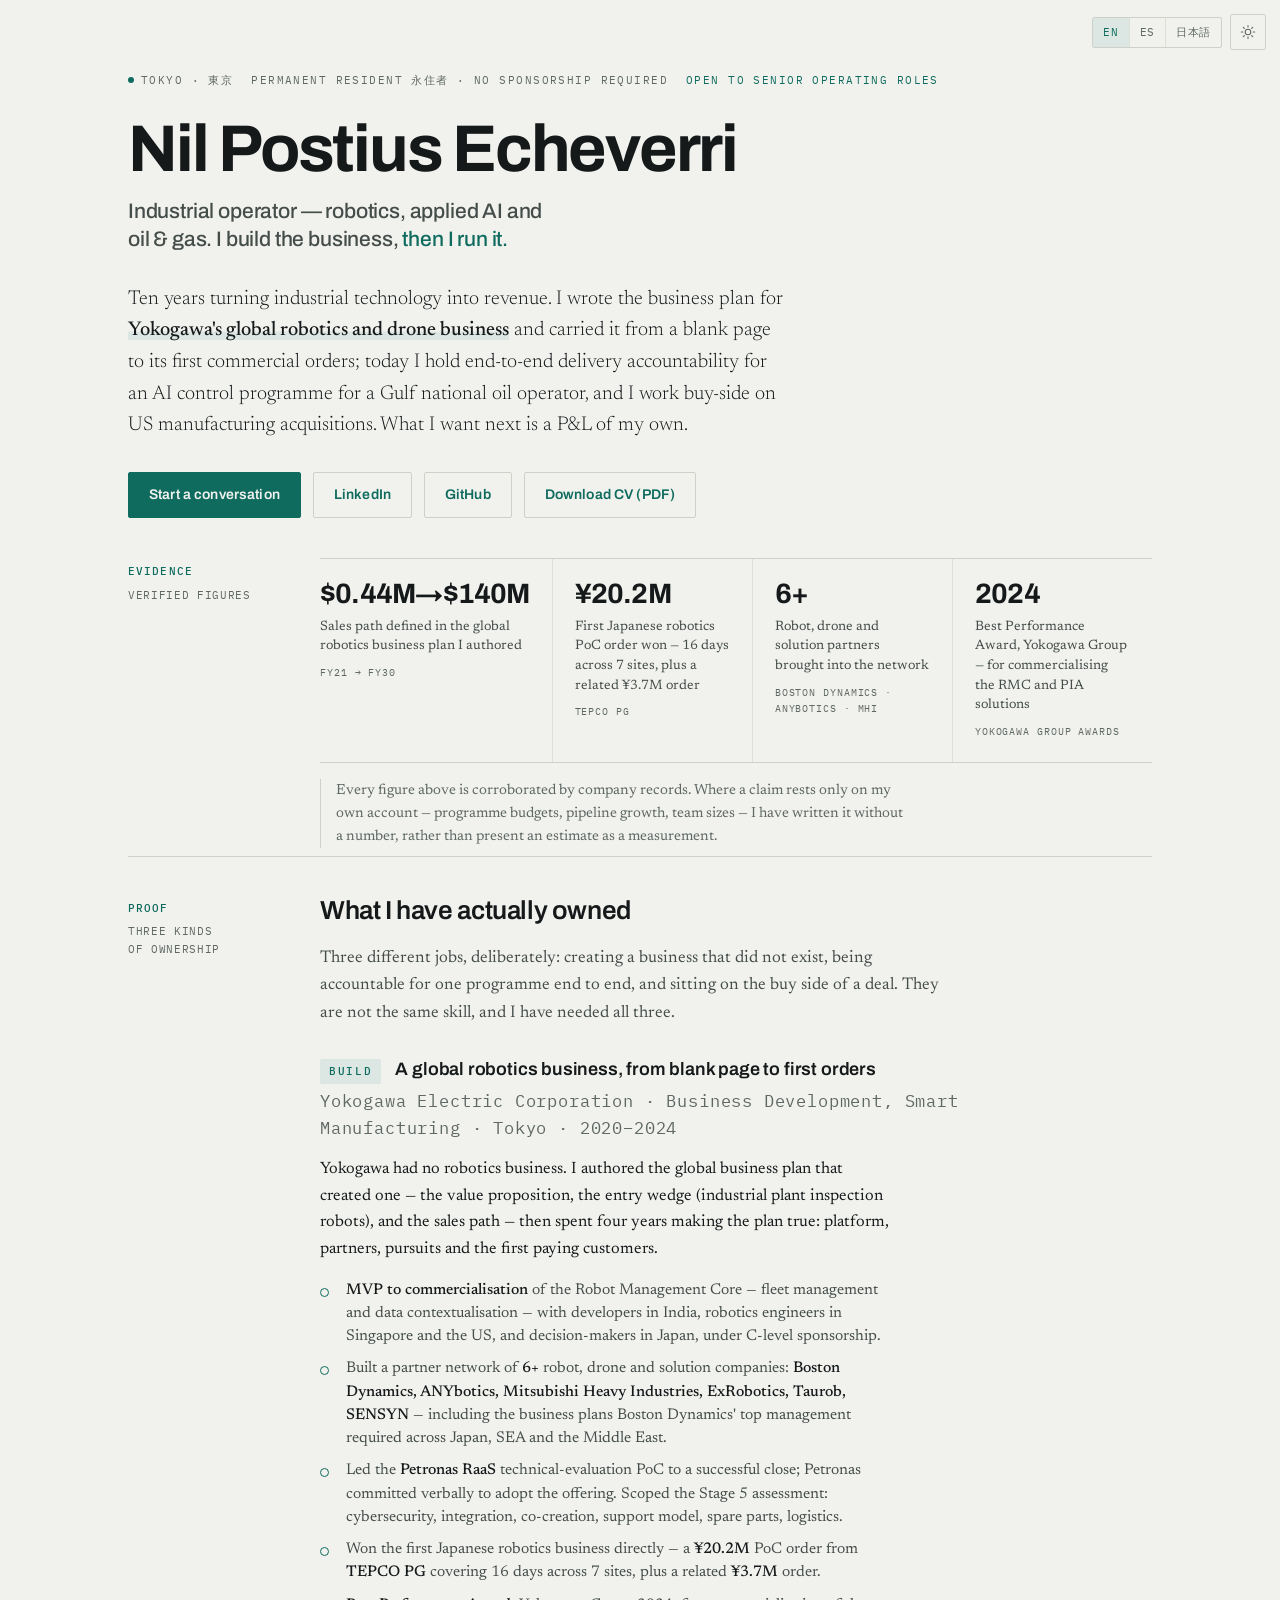
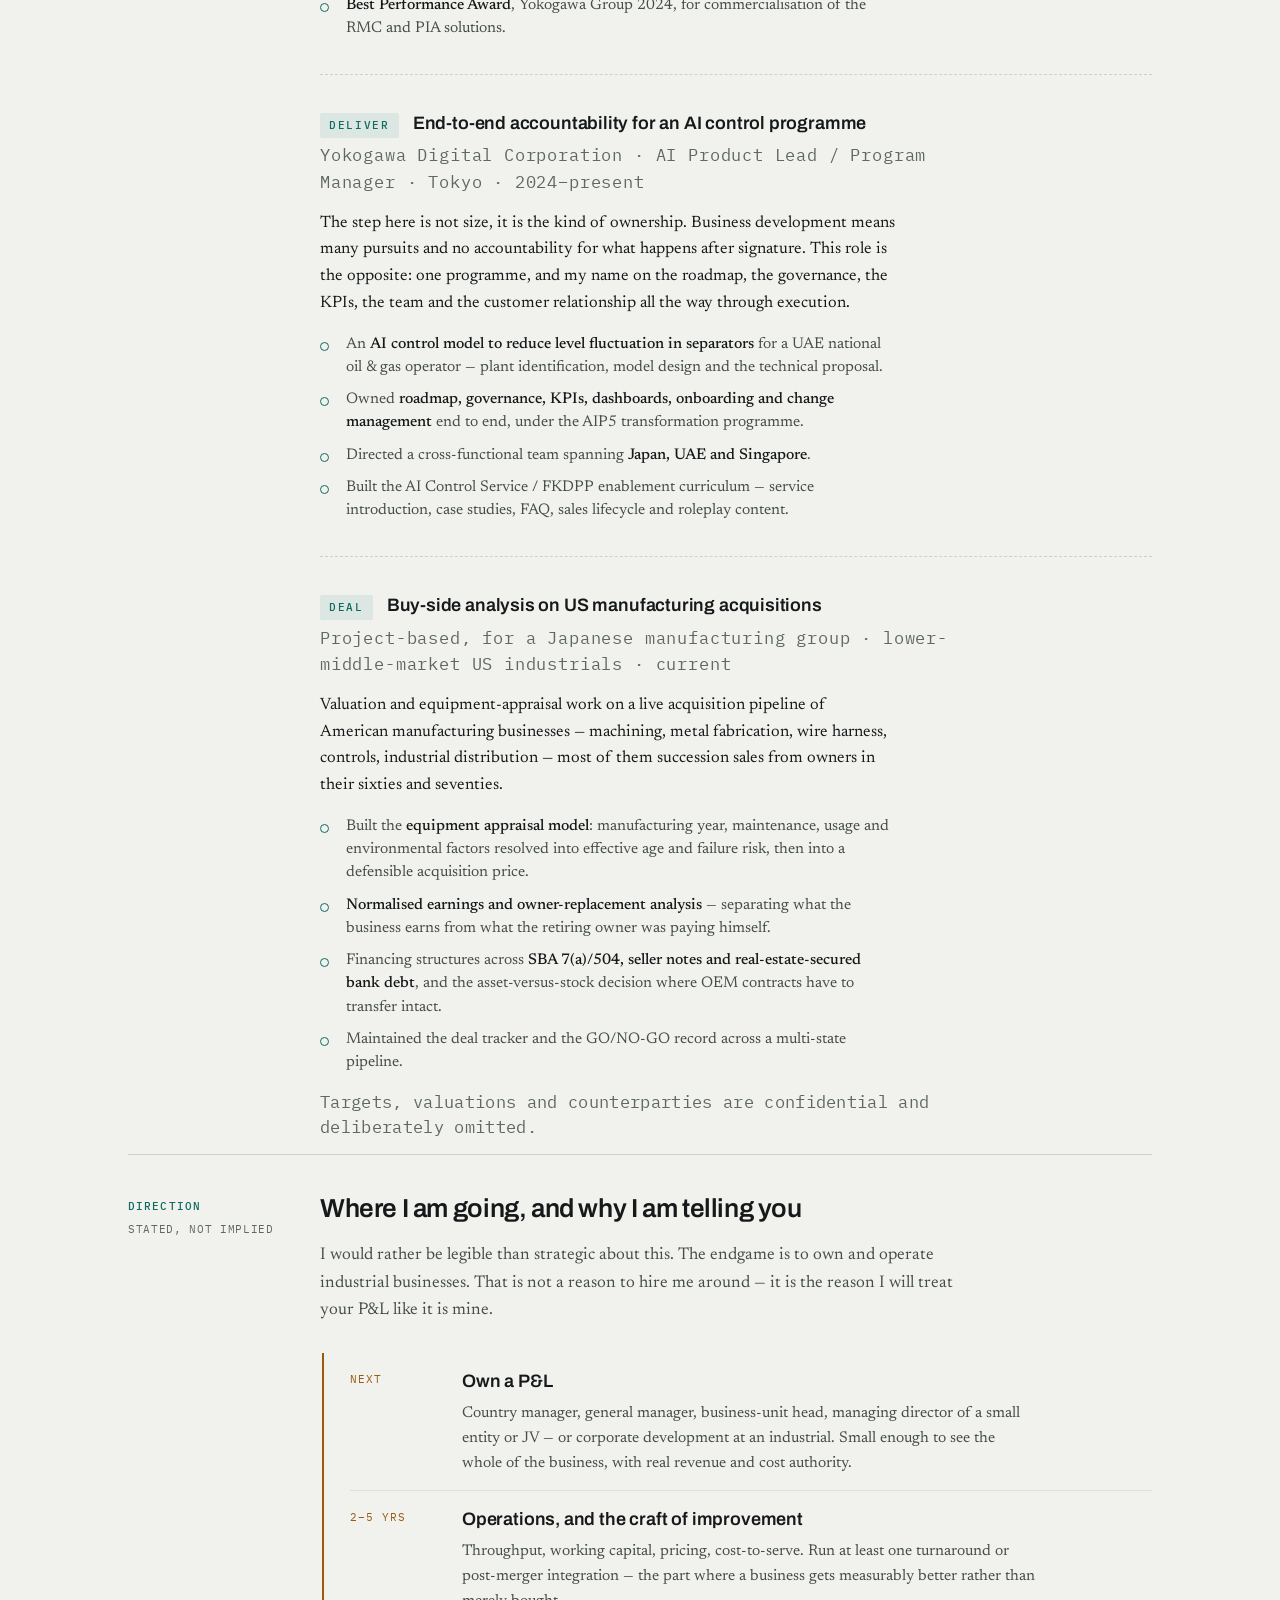
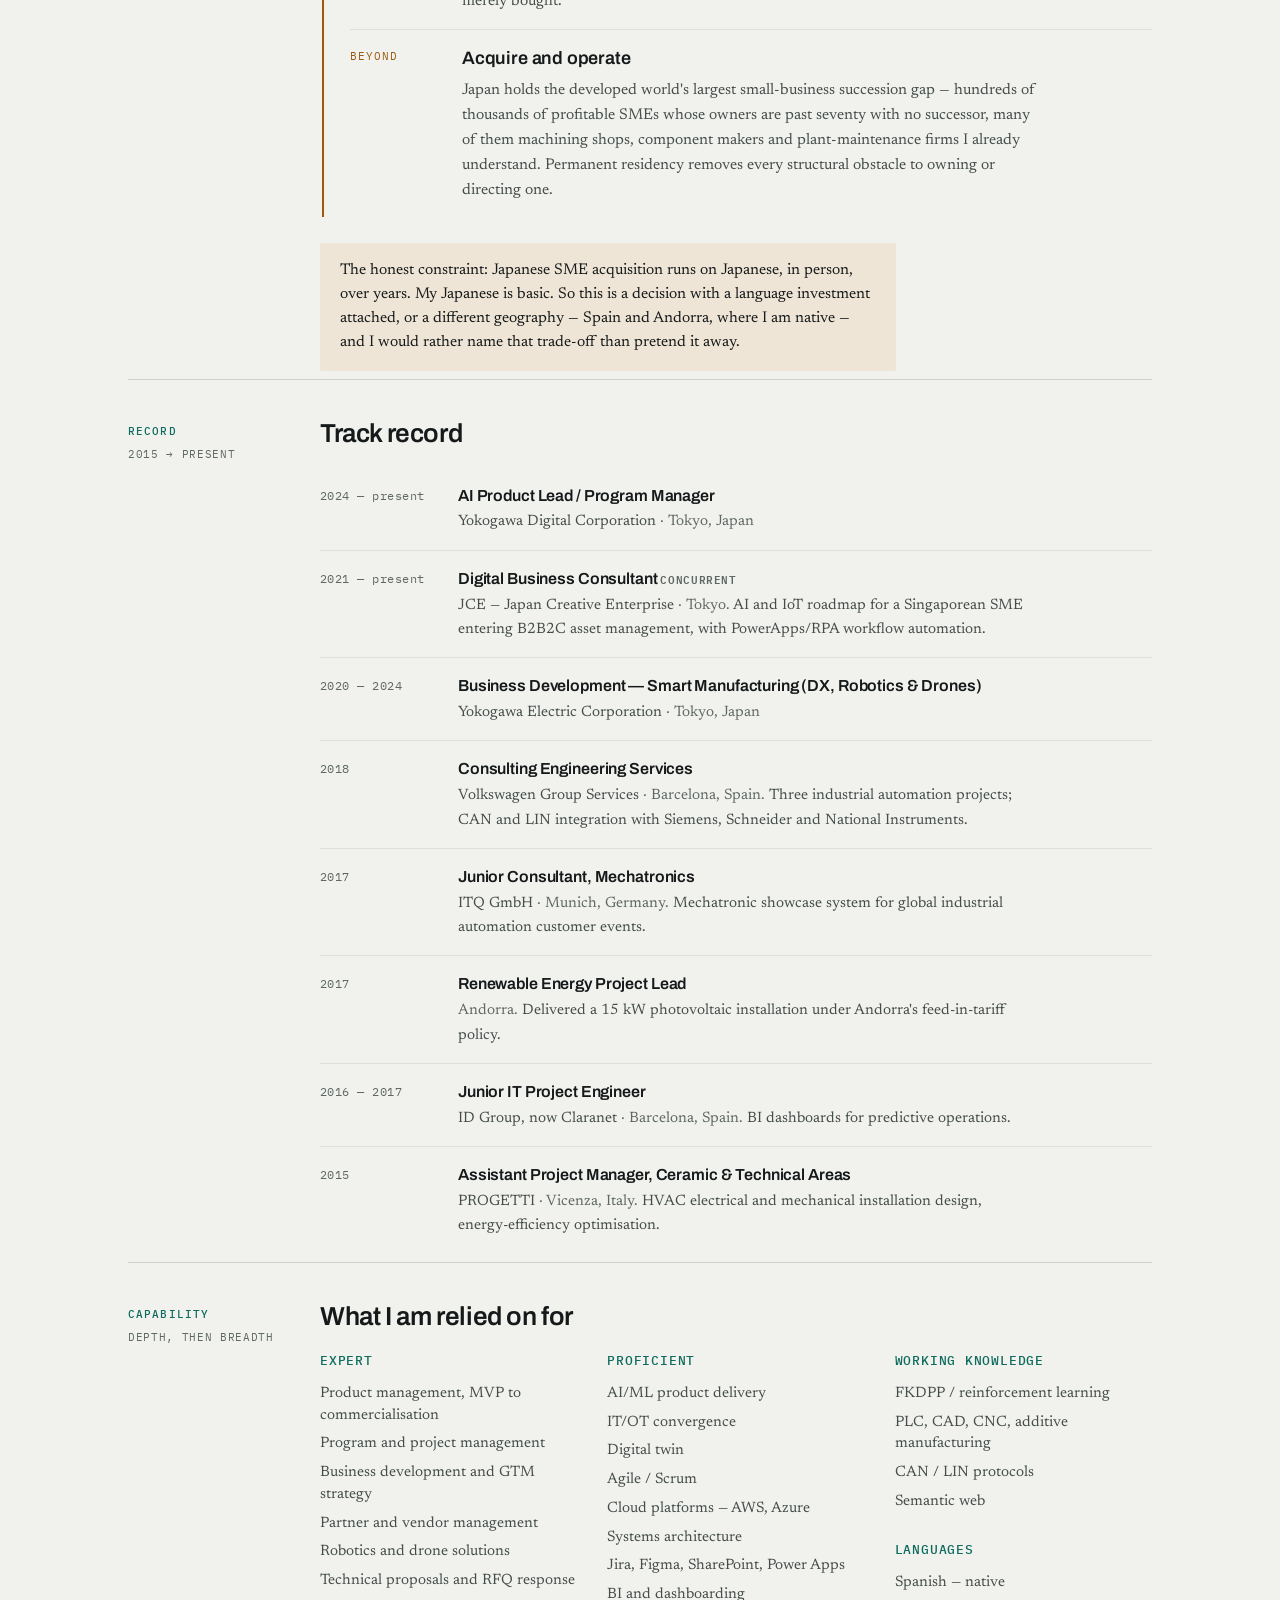
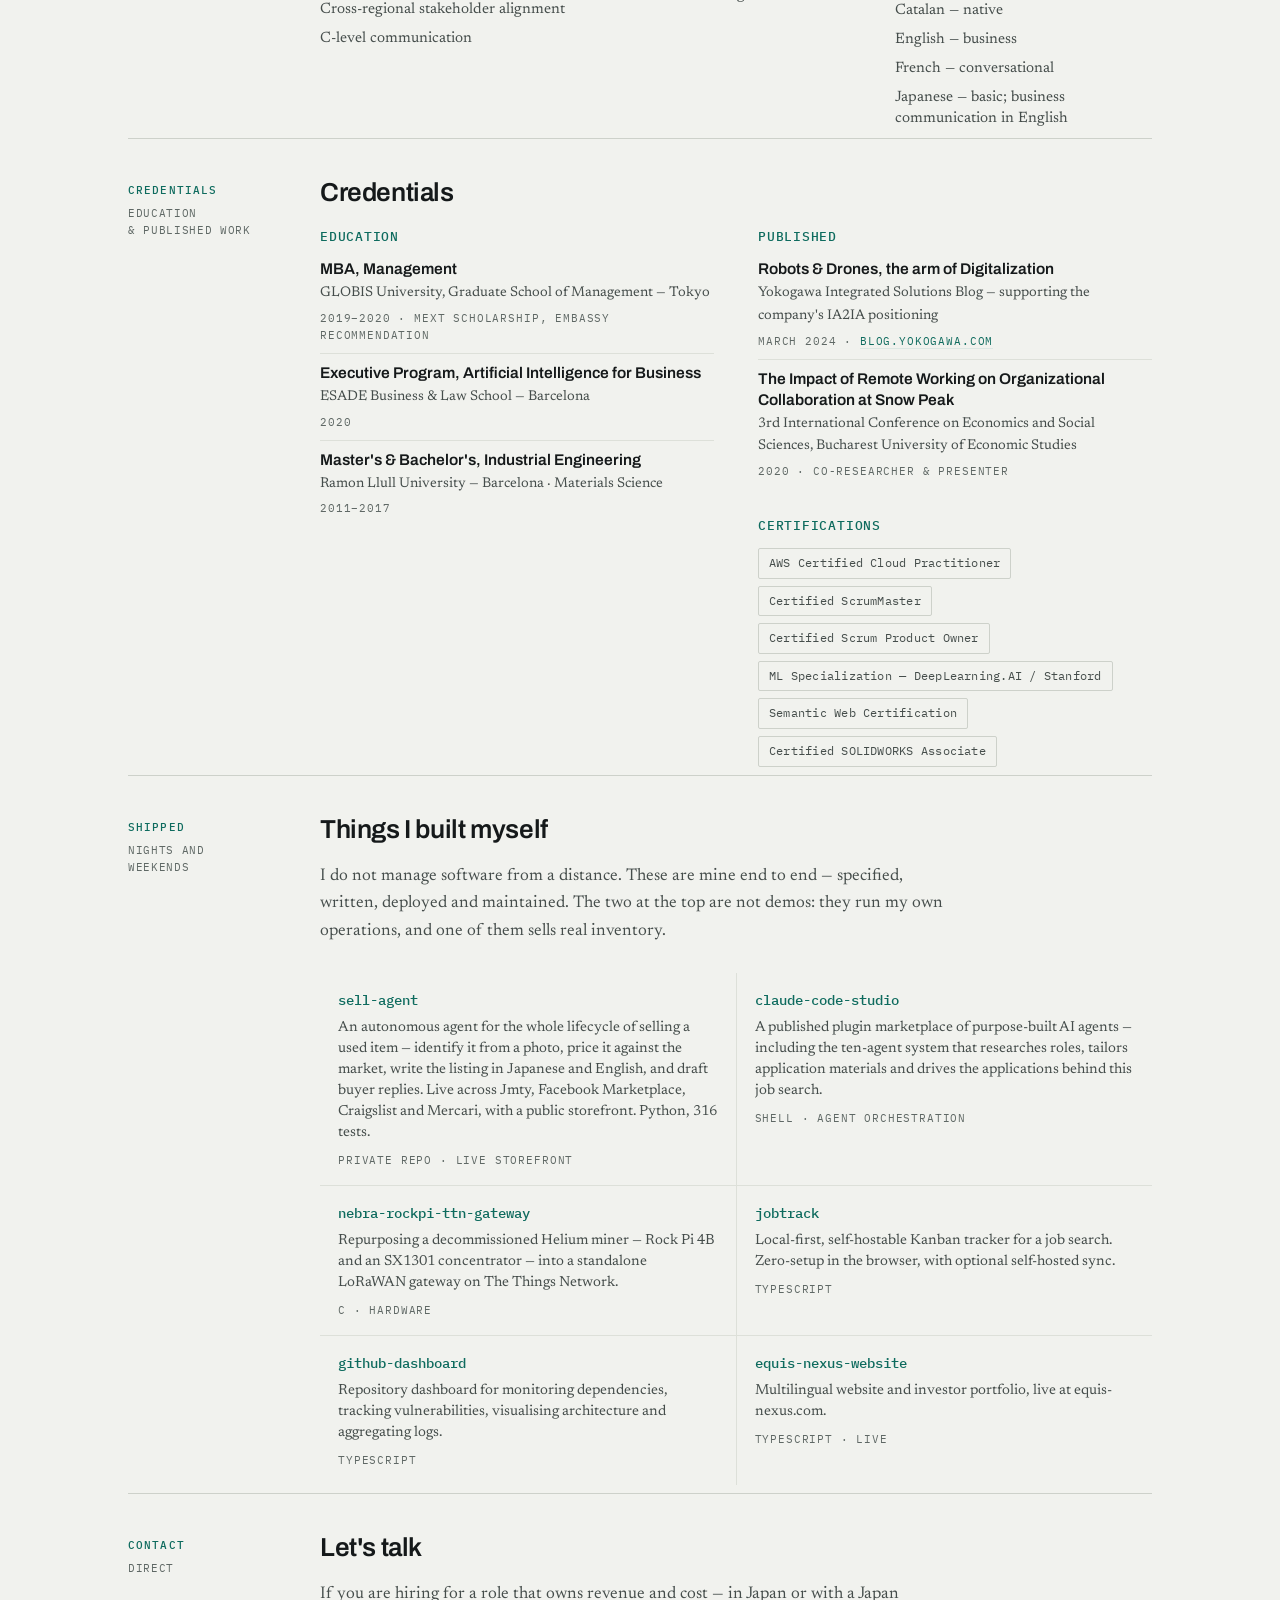
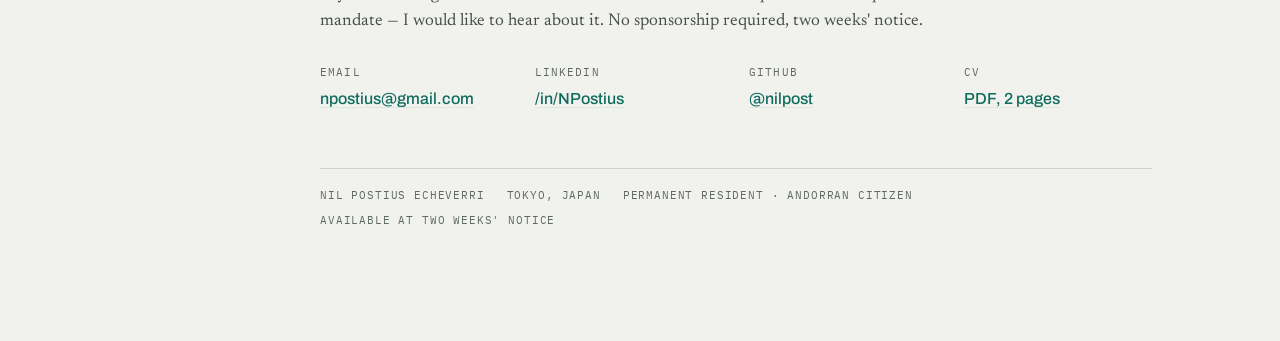
<file: index.html>
<!DOCTYPE html>
<!-- English source of record. es.html and ja.html are GENERATED from this file
     plus i18n.json — after editing anything here, run:  python3 build.py
     (python3 build.py --check exits non-zero if they are stale). -->
<html lang="en">
<head>
<meta charset="utf-8">
<meta name="viewport" content="width=device-width, initial-scale=1">
<title>Nil Postius Echeverri — Industrial Operator, Tokyo</title>
<meta name="description" content="Industrial operator in robotics, applied AI and oil &amp; gas. Built Yokogawa's global robotics business from business plan to first commercial orders; now delivering an AI control programme for a Gulf national oil operator and working buy-side on US manufacturing acquisitions. Tokyo, Permanent Resident.">
<meta name="author" content="Nil Postius Echeverri">
<link rel="canonical" href="https://nil.postiusgroup.com/">
<link rel="alternate" hreflang="en" href="https://nil.postiusgroup.com/">
<link rel="alternate" hreflang="es" href="https://nil.postiusgroup.com/es">
<link rel="alternate" hreflang="ja" href="https://nil.postiusgroup.com/ja">
<link rel="alternate" hreflang="x-default" href="https://nil.postiusgroup.com/">

<meta property="og:type" content="profile">
<meta property="og:url" content="https://nil.postiusgroup.com/">
<meta property="og:title" content="Nil Postius Echeverri — Industrial Operator">
<meta property="og:description" content="Robotics, applied AI and oil &amp; gas. I build the business, then I run it. Tokyo · Permanent Resident · open to senior operating roles.">
<meta property="og:image" content="https://nil.postiusgroup.com/generated_image.png">
<meta property="og:image:width" content="1200">
<meta property="og:image:height" content="630">
<meta property="og:locale" content="en_US">
<meta property="og:locale:alternate" content="es_ES">
<meta property="og:locale:alternate" content="ja_JP">
<meta property="profile:first_name" content="Nil">
<meta property="profile:last_name" content="Postius Echeverri">
<meta name="twitter:card" content="summary_large_image">
<meta name="twitter:title" content="Nil Postius Echeverri — Industrial Operator">
<meta name="twitter:description" content="Robotics, applied AI and oil &amp; gas. I build the business, then I run it. Tokyo.">
<meta name="twitter:image" content="https://nil.postiusgroup.com/generated_image.png">
<meta name="theme-color" content="#0E6B5E">

<link rel="icon" href="data:image/svg+xml,%3Csvg xmlns='http://www.w3.org/2000/svg' viewBox='0 0 32 32'%3E%3Crect width='32' height='32' rx='3' fill='%230E6B5E'/%3E%3Ctext x='16' y='23' font-family='Helvetica,Arial,sans-serif' font-size='19' font-weight='700' fill='%23F1F2EE' text-anchor='middle'%3EN%3C/text%3E%3C/svg%3E">

<link rel="preconnect" href="https://fonts.googleapis.com">
<link rel="preconnect" href="https://fonts.gstatic.com" crossorigin>
<link rel="stylesheet" href="https://fonts.googleapis.com/css2?family=Archivo:wght@400;500;600;700&family=IBM+Plex+Mono:wght@400;500&family=Newsreader:ital,opsz,wght@0,6..72,300;0,6..72,400;0,6..72,500;1,6..72,400&display=swap">
<link rel="stylesheet" href="style.css?v=20260915f">

<script>
  // Theme and language are applied before first paint so neither flashes.
  (function () {
    var d = document.documentElement;
    try {
      var t = localStorage.getItem('theme');
      if (t === 'dark' || t === 'light') d.setAttribute('data-theme', t);
    } catch (e) {}
    // First visit only, and only from the root: send the reader to the page
    // in their own language. /es and /ja never redirect, so no loop is possible.
    try {
      var path = location.pathname;
      if (path === '/' || path === '/index.html') {
        var chosen = localStorage.getItem('lang');
        if (!chosen) {
          var list = navigator.languages && navigator.languages.length
            ? navigator.languages : [navigator.language || 'en'];
          for (var i = 0; i < list.length; i++) {
            var tag = String(list[i]).toLowerCase();
            if (tag.indexOf('ja') === 0) { location.replace('/ja'); return; }
            if (tag.indexOf('es') === 0) { location.replace('/es'); return; }
            if (tag.indexOf('en') === 0) break;
          }
        } else if (chosen === 'es' || chosen === 'ja') {
          location.replace('/' + chosen);
          return;
        }
      }
    } catch (e) {}
  }());
</script>

<script type="application/ld+json">
{
  "@context": "https://schema.org",
  "@type": "Person",
  "name": "Nil Postius Echeverri",
  "givenName": "Nil",
  "familyName": "Postius Echeverri",
  "jobTitle": "AI Product Lead / Program Manager",
  "url": "https://nil.postiusgroup.com/",
  "email": "mailto:npostius@gmail.com",
  "nationality": "Andorra",
  "address": { "@type": "PostalAddress", "addressLocality": "Tokyo", "addressCountry": "JP" },
  "worksFor": { "@type": "Organization", "name": "Yokogawa Digital Corporation" },
  "alumniOf": [
    { "@type": "CollegeOrUniversity", "name": "GLOBIS University Graduate School of Management" },
    { "@type": "CollegeOrUniversity", "name": "ESADE Business & Law School" },
    { "@type": "CollegeOrUniversity", "name": "Ramon Llull University" }
  ],
  "knowsLanguage": ["es", "ca", "en", "fr", "ja"],
  "knowsAbout": ["Industrial robotics", "Applied AI", "Oil and gas", "Business development", "Mergers and acquisitions", "Program management"],
  "sameAs": ["https://www.linkedin.com/in/NPostius", "https://github.com/nilpost"]
}
</script>
</head>
<body>

<div class="controls">
  <nav class="lang-switch" aria-label="Language">
    <a href="/" class="is-active" aria-current="page" data-lang="en" lang="en" hreflang="en">EN</a>
    <a href="/es" data-lang="es" lang="es" hreflang="es">ES</a>
    <a href="/ja" data-lang="ja" lang="ja" hreflang="ja">日本語</a>
  </nav>
  <button class="theme-toggle" type="button" id="themeToggle" aria-label="Switch colour theme">
    <svg class="sun" viewBox="0 0 24 24" aria-hidden="true"><circle cx="12" cy="12" r="4.2"/><path d="M12 2.4v2.2M12 19.4v2.2M4.2 12H2M22 12h-2.2M6.5 6.5 4.9 4.9M19.1 19.1l-1.6-1.6M17.5 6.5l1.6-1.6M4.9 19.1l1.6-1.6"/></svg>
    <svg class="moon" viewBox="0 0 24 24" aria-hidden="true"><path d="M20 14.2A8.2 8.2 0 0 1 9.8 4 8.4 8.4 0 1 0 20 14.2Z"/></svg>
  </button>
</div>

<div class="sheet">

  <header class="masthead">
    <div class="flag" data-i18n="hero.flag"><span><span class="dot"></span>Tokyo · 東京</span> <span>Permanent Resident 永住者 · no sponsorship required</span> <span class="live">Open to senior operating roles</span></div>

    <h1>Nil Postius Echeverri</h1>
    <p class="tagline" data-i18n="hero.tagline">Industrial operator — robotics, applied AI and oil&nbsp;&amp;&nbsp;gas. I build the business, <em>then I run it.</em></p>

    <p class="lead" data-i18n="hero.lead">Ten years turning industrial technology into revenue. I wrote the business plan for <strong>Yokogawa's global robotics and drone business</strong> and carried it from a blank page to its first commercial orders; today I hold end-to-end delivery accountability for an AI control programme for a Gulf national oil operator, and I work buy-side on US manufacturing acquisitions. What I want next is a P&amp;L of my own.</p>

    <div class="cta-row" data-i18n="hero.cta"><a class="cta" href="mailto:npostius@gmail.com">Start a conversation</a> <a class="cta cta--ghost" href="https://www.linkedin.com/in/NPostius">LinkedIn</a> <a class="cta cta--ghost" href="https://github.com/nilpost">GitHub</a> <a class="cta cta--ghost" href="/Nil_Postius_Echeverri_CV.pdf" download>Download CV (PDF)</a></div>
  </header>

  <section class="band band--open" aria-label="Evidence">
    <div class="rail" data-i18n="rail.evidence"><b>Evidence</b><span>Verified figures</span></div>
    <div class="body">
      <div class="figures" data-i18n="ev.figures"><div class="fig"><span class="n">$0.44M→$140M</span><span class="k">Sales path defined in the global robotics business plan I authored</span><span class="src">FY21 → FY30</span></div><div class="fig"><span class="n">¥20.2M</span><span class="k">First Japanese robotics PoC order won — 16 days across 7 sites, plus a related ¥3.7M order</span><span class="src">TEPCO PG</span></div><div class="fig"><span class="n">6+</span><span class="k">Robot, drone and solution partners brought into the network</span><span class="src">Boston Dynamics · ANYbotics · MHI</span></div><div class="fig"><span class="n">2024</span><span class="k">Best Performance Award, Yokogawa Group — for commercialising the RMC and PIA solutions</span><span class="src">Yokogawa Group Awards</span></div></div>
      <p class="ev-note" data-i18n="ev.note">Every figure above is corroborated by company records. Where a claim rests only on my own account — programme budgets, pipeline growth, team sizes — I have written it without a number, rather than present an estimate as a measurement.</p>
    </div>
  </section>

  <section class="band" aria-label="Selected work">
    <div class="rail" data-i18n="rail.proof"><b>Proof</b><span>Three kinds<br>of ownership</span></div>
    <div class="body">
      <h2 data-i18n="proof.h">What I have actually owned</h2>
      <p class="sub" data-i18n="proof.intro">Three different jobs, deliberately: creating a business that did not exist, being accountable for one programme end to end, and sitting on the buy side of a deal. They are not the same skill, and I have needed all three.</p>

      <article class="record" data-i18n="proof.build"><div class="record-head"><span class="stamp">Build</span><h3>A global robotics business, from blank page to first orders</h3></div><p class="org">Yokogawa Electric Corporation · Business Development, Smart Manufacturing · Tokyo · 2020–2024</p><p>Yokogawa had no robotics business. I authored the global business plan that created one — the value proposition, the entry wedge (industrial plant inspection robots), and the sales path — then spent four years making the plan true: platform, partners, pursuits and the first paying customers.</p><ul class="facts"><li><span><b>MVP to commercialisation</b> of the Robot Management Core — fleet management and data contextualisation — with developers in India, robotics engineers in Singapore and the US, and decision-makers in Japan, under C-level sponsorship.</span></li><li><span>Built a partner network of <b>6+</b> robot, drone and solution companies: <b>Boston Dynamics, ANYbotics, Mitsubishi Heavy Industries, ExRobotics, Taurob, SENSYN</b> — including the business plans Boston Dynamics' top management required across Japan, SEA and the Middle East.</span></li><li><span>Led the <b>Petronas RaaS</b> technical-evaluation PoC to a successful close; Petronas committed verbally to adopt the offering. Scoped the Stage&nbsp;5 assessment: cybersecurity, integration, co-creation, support model, spare parts, logistics.</span></li><li><span>Won the first Japanese robotics business directly — a <b>¥20.2M</b> PoC order from <b>TEPCO PG</b> covering 16 days across 7 sites, plus a related <b>¥3.7M</b> order.</span></li><li><span><b>Best Performance Award</b>, Yokogawa Group 2024, for commercialisation of the RMC and PIA solutions.</span></li></ul></article>

      <article class="record" data-i18n="proof.deliver"><div class="record-head"><span class="stamp">Deliver</span><h3>End-to-end accountability for an AI control programme</h3></div><p class="org">Yokogawa Digital Corporation · AI Product Lead / Program Manager · Tokyo · 2024–present</p><p>The step here is not size, it is the kind of ownership. Business development means many pursuits and no accountability for what happens after signature. This role is the opposite: one programme, and my name on the roadmap, the governance, the KPIs, the team and the customer relationship all the way through execution.</p><ul class="facts"><li><span>An <b>AI control model to reduce level fluctuation in separators</b> for a UAE national oil &amp; gas operator — plant identification, model design and the technical proposal.</span></li><li><span>Owned <b>roadmap, governance, KPIs, dashboards, onboarding and change management</b> end to end, under the AIP5 transformation programme.</span></li><li><span>Directed a cross-functional team spanning <b>Japan, UAE and Singapore</b>.</span></li><li><span>Built the AI Control Service / FKDPP enablement curriculum — service introduction, case studies, FAQ, sales lifecycle and roleplay content.</span></li></ul></article>

      <article class="record" data-i18n="proof.deal"><div class="record-head"><span class="stamp">Deal</span><h3>Buy-side analysis on US manufacturing acquisitions</h3></div><p class="org">Project-based, for a Japanese manufacturing group · lower-middle-market US industrials · current</p><p>Valuation and equipment-appraisal work on a live acquisition pipeline of American manufacturing businesses — machining, metal fabrication, wire harness, controls, industrial distribution — most of them succession sales from owners in their sixties and seventies.</p><ul class="facts"><li><span>Built the <b>equipment appraisal model</b>: manufacturing year, maintenance, usage and environmental factors resolved into effective age and failure risk, then into a defensible acquisition price.</span></li><li><span><b>Normalised earnings and owner-replacement analysis</b> — separating what the business earns from what the retiring owner was paying himself.</span></li><li><span>Financing structures across <b>SBA 7(a)/504, seller notes and real-estate-secured bank debt</b>, and the asset-versus-stock decision where OEM contracts have to transfer intact.</span></li><li><span>Maintained the deal tracker and the GO/NO-GO record across a multi-state pipeline.</span></li></ul><p class="confidential">Targets, valuations and counterparties are confidential and deliberately omitted.</p></article>
    </div>
  </section>

  <section class="band" aria-label="Direction">
    <div class="rail" data-i18n="rail.direction"><b>Direction</b><span>Stated, not implied</span></div>
    <div class="body">
      <h2 data-i18n="dir.h">Where I am going, and why I am telling you</h2>
      <p class="sub" data-i18n="dir.intro">I would rather be legible than strategic about this. The endgame is to own and operate industrial businesses. That is not a reason to hire me around — it is the reason I will treat your P&amp;L like it is mine.</p>

      <div class="direction" data-i18n="dir.phases"><div class="phase"><span class="when">Next</span><div><h3>Own a P&amp;L</h3><p>Country manager, general manager, business-unit head, managing director of a small entity or JV — or corporate development at an industrial. Small enough to see the whole of the business, with real revenue and cost authority.</p></div></div><div class="phase"><span class="when">2–5 yrs</span><div><h3>Operations, and the craft of improvement</h3><p>Throughput, working capital, pricing, cost-to-serve. Run at least one turnaround or post-merger integration — the part where a business gets measurably better rather than merely bought.</p></div></div><div class="phase"><span class="when">Beyond</span><div><h3>Acquire and operate</h3><p>Japan holds the developed world's largest small-business succession gap — hundreds of thousands of profitable SMEs whose owners are past seventy with no successor, many of them machining shops, component makers and plant-maintenance firms I already understand. Permanent residency removes every structural obstacle to owning or directing one.</p></div></div></div>

      <p class="aside" data-i18n="dir.aside">The honest constraint: Japanese SME acquisition runs on Japanese, in person, over years. My Japanese is basic. So this is a decision with a language investment attached, or a different geography — Spain and Andorra, where I am native — and I would rather name that trade-off than pretend it away.</p>
    </div>
  </section>

  <section class="band" aria-label="Track record">
    <div class="rail" data-i18n="rail.record"><b>Record</b><span>2015 → present</span></div>
    <div class="body">
      <h2 data-i18n="rec.h">Track record</h2>
      <div class="years" data-i18n="rec.years"><div class="year"><span class="t">2024 — present</span><div><p class="r">AI Product Lead / Program Manager</p><p class="c">Yokogawa Digital Corporation <span class="place">· Tokyo, Japan</span></p></div></div><div class="year"><span class="t">2021 — present</span><div><p class="r">Digital Business Consultant <span class="tag">concurrent</span></p><p class="c">JCE — Japan Creative Enterprise <span class="place">· Tokyo.</span> AI and IoT roadmap for a Singaporean SME entering B2B2C asset management, with PowerApps/RPA workflow automation.</p></div></div><div class="year"><span class="t">2020 — 2024</span><div><p class="r">Business Development — Smart Manufacturing (DX, Robotics &amp; Drones)</p><p class="c">Yokogawa Electric Corporation <span class="place">· Tokyo, Japan</span></p></div></div><div class="year"><span class="t">2018</span><div><p class="r">Consulting Engineering Services</p><p class="c">Volkswagen Group Services <span class="place">· Barcelona, Spain.</span> Three industrial automation projects; CAN and LIN integration with Siemens, Schneider and National Instruments.</p></div></div><div class="year"><span class="t">2017</span><div><p class="r">Junior Consultant, Mechatronics</p><p class="c">ITQ GmbH <span class="place">· Munich, Germany.</span> Mechatronic showcase system for global industrial automation customer events.</p></div></div><div class="year"><span class="t">2017</span><div><p class="r">Renewable Energy Project Lead</p><p class="c"><span class="place">Andorra.</span> Delivered a 15&nbsp;kW photovoltaic installation under Andorra's feed-in-tariff policy.</p></div></div><div class="year"><span class="t">2016 — 2017</span><div><p class="r">Junior IT Project Engineer</p><p class="c">ID Group, now Claranet <span class="place">· Barcelona, Spain.</span> BI dashboards for predictive operations.</p></div></div><div class="year"><span class="t">2015</span><div><p class="r">Assistant Project Manager, Ceramic &amp; Technical Areas</p><p class="c">PROGETTI <span class="place">· Vicenza, Italy.</span> HVAC electrical and mechanical installation design, energy-efficiency optimisation.</p></div></div></div>
    </div>
  </section>

  <section class="band" aria-label="Capabilities">
    <div class="rail" data-i18n="rail.capability"><b>Capability</b><span>Depth, then breadth</span></div>
    <div class="body">
      <h2 data-i18n="cap.h">What I am relied on for</h2>
      <div class="cols" data-i18n="cap.cols"><div class="col"><h3>Expert</h3><ul><li>Product management, MVP to commercialisation</li><li>Program and project management</li><li>Business development and GTM strategy</li><li>Partner and vendor management</li><li>Robotics and drone solutions</li><li>Technical proposals and RFQ response</li><li>Cross-regional stakeholder alignment</li><li>C-level communication</li></ul></div><div class="col"><h3>Proficient</h3><ul><li>AI/ML product delivery</li><li>IT/OT convergence</li><li>Digital twin</li><li>Agile / Scrum</li><li>Cloud platforms — AWS, Azure</li><li>Systems architecture</li><li>Jira, Figma, SharePoint, Power Apps</li><li>BI and dashboarding</li></ul></div><div class="col"><h3>Working knowledge</h3><ul><li>FKDPP / reinforcement learning</li><li>PLC, CAD, CNC, additive manufacturing</li><li>CAN / LIN protocols</li><li>Semantic web</li></ul><h3 class="spaced">Languages</h3><ul><li>Spanish — native</li><li>Catalan — native</li><li>English — business</li><li>French — conversational</li><li>Japanese — basic; business communication in English</li></ul></div></div>
    </div>
  </section>

  <section class="band" aria-label="Credentials">
    <div class="rail" data-i18n="rail.credentials"><b>Credentials</b><span>Education<br>&amp; published work</span></div>
    <div class="body">
      <h2 data-i18n="cred.h">Credentials</h2>
      <div class="creds" data-i18n="cred.body"><div class="cred-group"><h3>Education</h3><div class="cred"><span class="a">MBA, Management</span><span class="b">GLOBIS University, Graduate School of Management — Tokyo</span><span class="c">2019–2020 · MEXT Scholarship, embassy recommendation</span></div><div class="cred"><span class="a">Executive Program, Artificial Intelligence for Business</span><span class="b">ESADE Business &amp; Law School — Barcelona</span><span class="c">2020</span></div><div class="cred"><span class="a">Master's &amp; Bachelor's, Industrial Engineering</span><span class="b">Ramon Llull University — Barcelona · Materials Science</span><span class="c">2011–2017</span></div></div><div class="cred-group"><h3>Published</h3><div class="cred"><span class="a">Robots &amp; Drones, the arm of Digitalization</span><span class="b">Yokogawa Integrated Solutions Blog — supporting the company's IA2IA positioning</span><span class="c">March 2024 · <a href="https://blog.yokogawa.com">blog.yokogawa.com</a></span></div><div class="cred"><span class="a">The Impact of Remote Working on Organizational Collaboration at Snow Peak</span><span class="b">3rd International Conference on Economics and Social Sciences, Bucharest University of Economic Studies</span><span class="c">2020 · Co-researcher &amp; presenter</span></div><h3 class="spaced">Certifications</h3><div class="pills"><span class="pill">AWS Certified Cloud Practitioner</span><span class="pill">Certified ScrumMaster</span><span class="pill">Certified Scrum Product Owner</span><span class="pill">ML Specialization — DeepLearning.AI / Stanford</span><span class="pill">Semantic Web Certification</span><span class="pill">Certified SOLIDWORKS Associate</span></div></div></div>
    </div>
  </section>

  <section class="band" aria-label="Things I have built">
    <div class="rail" data-i18n="rail.shipped"><b>Shipped</b><span>Nights and<br>weekends</span></div>
    <div class="body">
      <h2 data-i18n="ship.h">Things I built myself</h2>
      <p class="sub" data-i18n="ship.intro">I do not manage software from a distance. These are mine end to end — specified, written, deployed and maintained. The two at the top are not demos: they run my own operations, and one of them sells real inventory.</p>
      <div class="repos" data-i18n="ship.repos"><a class="repo" href="https://sells.postiusgroup.com"><span class="rn">sell-agent</span><span class="rd">An autonomous agent for the whole lifecycle of selling a used item — identify it from a photo, price it against the market, write the listing in Japanese and English, and draft buyer replies. Live across Jmty, Facebook Marketplace, Craigslist and Mercari, with a public storefront. Python, 316 tests.</span><span class="rm">Private repo · Live storefront</span></a><a class="repo" href="https://github.com/nilpost/claude-code-studio"><span class="rn">claude-code-studio</span><span class="rd">A published plugin marketplace of purpose-built AI agents — including the ten-agent system that researches roles, tailors application materials and drives the applications behind this job search.</span><span class="rm">Shell · Agent orchestration</span></a><a class="repo" href="https://github.com/nilpost/nebra-rockpi-ttn-gateway"><span class="rn">nebra-rockpi-ttn-gateway</span><span class="rd">Repurposing a decommissioned Helium miner — Rock Pi 4B and an SX1301 concentrator — into a standalone LoRaWAN gateway on The Things Network.</span><span class="rm">C · Hardware</span></a><a class="repo" href="https://github.com/nilpost/jobtrack"><span class="rn">jobtrack</span><span class="rd">Local-first, self-hostable Kanban tracker for a job search. Zero-setup in the browser, with optional self-hosted sync.</span><span class="rm">TypeScript</span></a><a class="repo" href="https://github.com/nilpost/github-dashboard"><span class="rn">github-dashboard</span><span class="rd">Repository dashboard for monitoring dependencies, tracking vulnerabilities, visualising architecture and aggregating logs.</span><span class="rm">TypeScript</span></a><a class="repo" href="https://github.com/nilpost/equis-nexus-website"><span class="rn">equis-nexus-website</span><span class="rd">Multilingual website and investor portfolio, live at equis-nexus.com.</span><span class="rm">TypeScript · Live</span></a></div>
    </div>
  </section>

  <section class="band" aria-label="Contact">
    <div class="rail" data-i18n="rail.contact"><b>Contact</b><span>Direct</span></div>
    <div class="body">
      <h2 data-i18n="con.h">Let's talk</h2>
      <p class="sub" data-i18n="con.intro">If you are hiring for a role that owns revenue and cost — in Japan or with a Japan mandate — I would like to hear about it. No sponsorship required, two weeks' notice.</p>
      <div class="contact-grid" data-i18n="con.grid"><div><span class="lbl">Email</span><span class="val"><a href="mailto:npostius@gmail.com">npostius@gmail.com</a></span></div><div><span class="lbl">LinkedIn</span><span class="val"><a href="https://www.linkedin.com/in/NPostius">/in/NPostius</a></span></div><div><span class="lbl">GitHub</span><span class="val"><a href="https://github.com/nilpost">@nilpost</a></span></div><div><span class="lbl">CV</span><span class="val"><a href="/Nil_Postius_Echeverri_CV.pdf" download>PDF, 2 pages</a></span></div></div>

      <div class="colophon" data-i18n="con.colophon"><span>Nil Postius Echeverri</span><span>Tokyo, Japan</span><span>Permanent Resident · Andorran citizen</span><span>Available at two weeks' notice</span></div>
    </div>
  </section>

</div>

<script src="app.js?v=20260915f"></script>
</body>
</html>
</file>
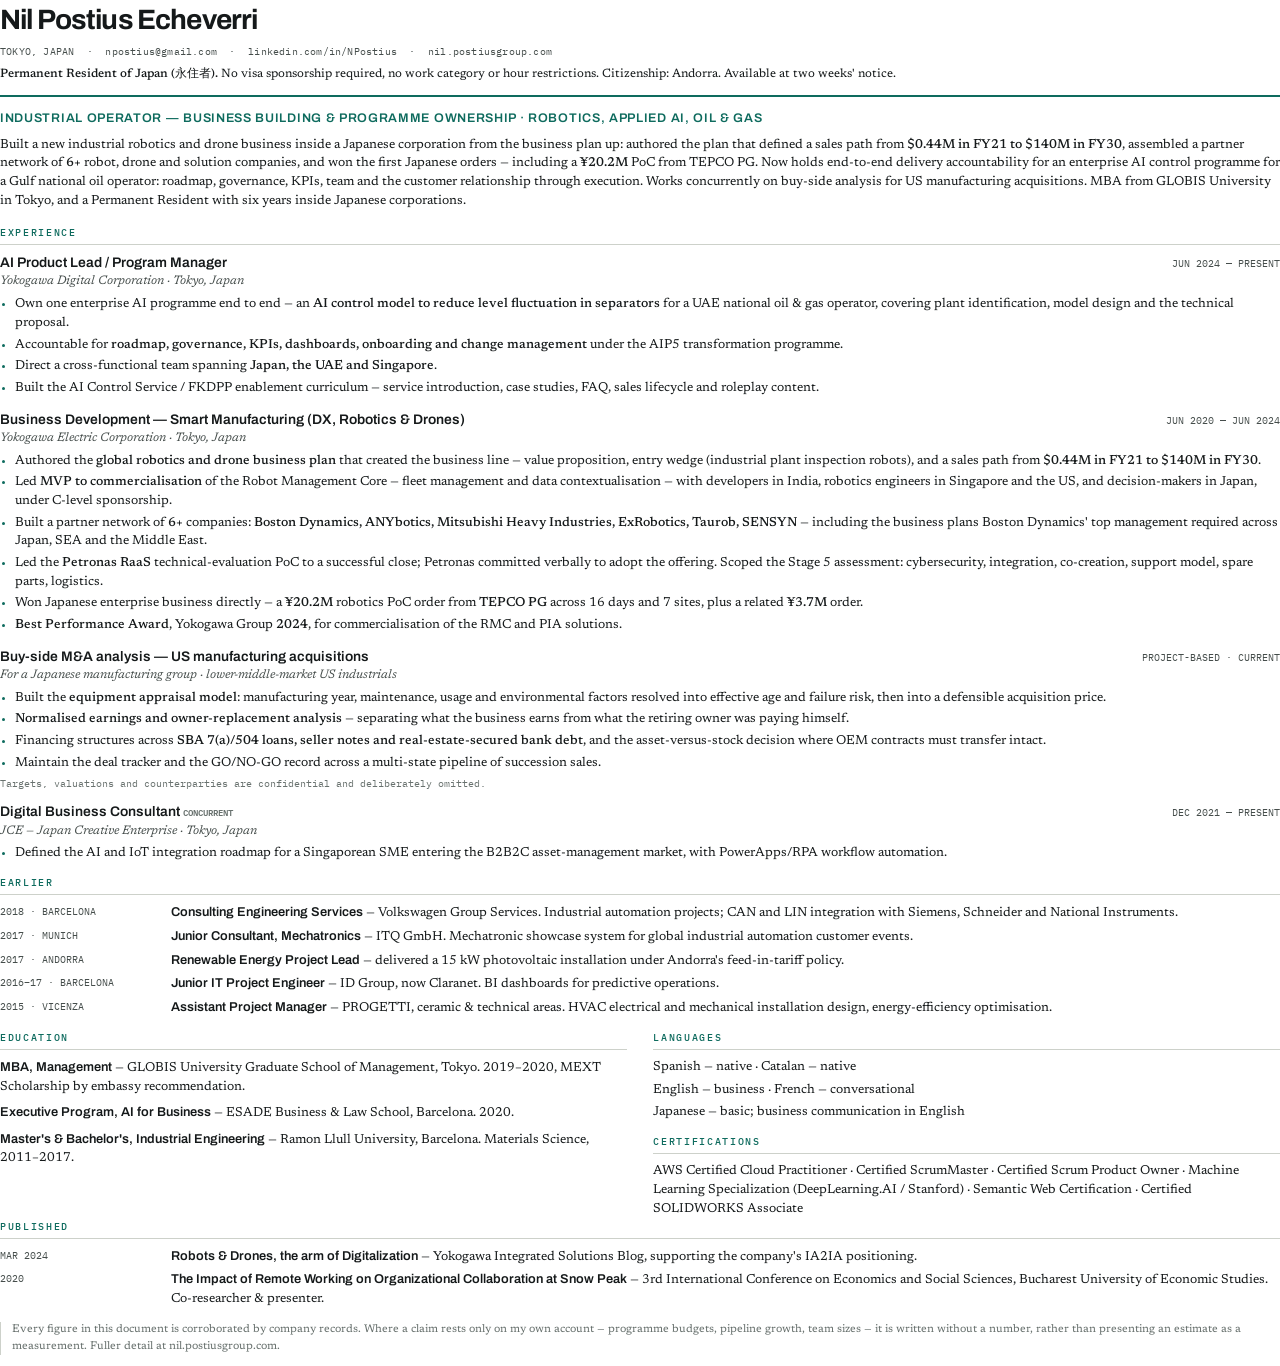
<file: cv.html>
<!DOCTYPE html>
<html lang="en">
<head>
<meta charset="utf-8">
<title>Nil Postius Echeverri — CV</title>
<link rel="preconnect" href="https://fonts.googleapis.com">
<link rel="preconnect" href="https://fonts.gstatic.com" crossorigin>
<link rel="stylesheet" href="https://fonts.googleapis.com/css2?family=Archivo:wght@400;500;600;700&family=IBM+Plex+Mono:wght@400;500&family=Newsreader:opsz,wght@6..72,300;6..72,400;6..72,500&display=swap">
<style>
@page{size:A4;margin:14mm 15mm}
*{box-sizing:border-box}
html,body{margin:0;padding:0;background:#fff;color:#15191A}
body{font-family:"Newsreader",Georgia,serif;font-size:9.7pt;line-height:1.45}
.acc{color:#0E6B5E}
h1{font-family:"Archivo",Arial,sans-serif;font-size:21pt;font-weight:700;letter-spacing:-.03em;margin:0 0 3pt}
.contact{font-family:"IBM Plex Mono",monospace;font-size:7.6pt;letter-spacing:.02em;color:#454D4B;margin:0 0 5pt}
.auth{font-size:9pt;color:#15191A;margin:0 0 9pt;padding-bottom:9pt;border-bottom:1.6pt solid #0E6B5E}
.headline{font-family:"Archivo",Arial,sans-serif;font-size:9.4pt;font-weight:600;letter-spacing:.055em;text-transform:uppercase;color:#0E6B5E;margin:0 0 6pt}
.summary{margin:0 0 11pt}
h2{font-family:"IBM Plex Mono",monospace;font-size:7.8pt;font-weight:500;letter-spacing:.16em;text-transform:uppercase;color:#0E6B5E;margin:0 0 6pt;padding-bottom:3pt;border-bottom:.5pt solid #CDD1CA}
.role{margin:0 0 9pt;break-inside:avoid}
.role-head{display:flex;justify-content:space-between;align-items:baseline;gap:10pt}
.role-t{font-family:"Archivo",Arial,sans-serif;font-size:10.4pt;font-weight:600;margin:0}
.role-w{font-family:"IBM Plex Mono",monospace;font-size:7.4pt;color:#454D4B;white-space:nowrap}
.role-o{font-size:9.2pt;color:#454D4B;margin:0 0 3pt;font-style:italic}
ul{margin:0;padding-left:11pt}
li{margin-bottom:2.2pt}
li::marker{color:#0E6B5E}
b{font-weight:500}
.brief{display:grid;grid-template-columns:118pt 1fr;gap:3pt 10pt;margin-bottom:9pt}
.brief .w{font-family:"IBM Plex Mono",monospace;font-size:7.4pt;color:#454D4B;padding-top:1.5pt}
.brief .d{margin:0}
.brief .d b{font-family:"Archivo",Arial,sans-serif;font-size:9.6pt;font-weight:600}
.two{display:grid;grid-template-columns:1fr 1fr;gap:0 20pt}
.note{margin-top:10pt;padding-left:8pt;border-left:.5pt solid #CDD1CA;font-size:8.2pt;line-height:1.5;color:#68716E}
.conf{font-family:"IBM Plex Mono",monospace;font-size:7.2pt;color:#68716E;margin:3pt 0 0}
h2{break-after:avoid}
.brief{break-inside:auto}
</style>
</head>
<body>

<h1>Nil Postius Echeverri</h1>
<p class="contact">TOKYO, JAPAN &nbsp;·&nbsp; npostius@gmail.com &nbsp;·&nbsp; linkedin.com/in/NPostius &nbsp;·&nbsp; nil.postiusgroup.com</p>
<p class="auth"><b>Permanent Resident of Japan (永住者).</b> No visa sponsorship required, no work category or hour restrictions. Citizenship: Andorra. Available at two weeks' notice.</p>

<p class="headline">Industrial operator — business building &amp; programme ownership · robotics, applied AI, oil &amp; gas</p>
<p class="summary">Built a new industrial robotics and drone business inside a Japanese corporation from the business plan up: authored the plan that defined a sales path from <b>$0.44M in FY21 to $140M in FY30</b>, assembled a partner network of <b>6+</b> robot, drone and solution companies, and won the first Japanese orders — including a <b>¥20.2M</b> PoC from TEPCO PG. Now holds end-to-end delivery accountability for an enterprise AI control programme for a Gulf national oil operator: roadmap, governance, KPIs, team and the customer relationship through execution. Works concurrently on buy-side analysis for US manufacturing acquisitions. MBA from GLOBIS University in Tokyo, and a Permanent Resident with six years inside Japanese corporations.</p>

<section>
<h2>Experience</h2>

<div class="role">
  <div class="role-head">
    <p class="role-t">AI Product Lead / Program Manager</p>
    <span class="role-w">JUN 2024 — PRESENT</span>
  </div>
  <p class="role-o">Yokogawa Digital Corporation · Tokyo, Japan</p>
  <ul>
    <li>Own one enterprise AI programme end to end — an <b>AI control model to reduce level fluctuation in separators</b> for a UAE national oil &amp; gas operator, covering plant identification, model design and the technical proposal.</li>
    <li>Accountable for <b>roadmap, governance, KPIs, dashboards, onboarding and change management</b> under the AIP5 transformation programme.</li>
    <li>Direct a cross-functional team spanning <b>Japan, the UAE and Singapore</b>.</li>
    <li>Built the AI Control Service / FKDPP enablement curriculum — service introduction, case studies, FAQ, sales lifecycle and roleplay content.</li>
  </ul>
</div>

<div class="role">
  <div class="role-head">
    <p class="role-t">Business Development — Smart Manufacturing (DX, Robotics &amp; Drones)</p>
    <span class="role-w">JUN 2020 — JUN 2024</span>
  </div>
  <p class="role-o">Yokogawa Electric Corporation · Tokyo, Japan</p>
  <ul>
    <li>Authored the <b>global robotics and drone business plan</b> that created the business line — value proposition, entry wedge (industrial plant inspection robots), and a sales path from <b>$0.44M in FY21 to $140M in FY30</b>.</li>
    <li>Led <b>MVP to commercialisation</b> of the Robot Management Core — fleet management and data contextualisation — with developers in India, robotics engineers in Singapore and the US, and decision-makers in Japan, under C-level sponsorship.</li>
    <li>Built a partner network of <b>6+</b> companies: <b>Boston Dynamics, ANYbotics, Mitsubishi Heavy Industries, ExRobotics, Taurob, SENSYN</b> — including the business plans Boston Dynamics' top management required across Japan, SEA and the Middle East.</li>
    <li>Led the <b>Petronas RaaS</b> technical-evaluation PoC to a successful close; Petronas committed verbally to adopt the offering. Scoped the Stage 5 assessment: cybersecurity, integration, co-creation, support model, spare parts, logistics.</li>
    <li>Won Japanese enterprise business directly — a <b>¥20.2M</b> robotics PoC order from <b>TEPCO PG</b> across 16 days and 7 sites, plus a related <b>¥3.7M</b> order.</li>
    <li><b>Best Performance Award</b>, Yokogawa Group <b>2024</b>, for commercialisation of the RMC and PIA solutions.</li>
  </ul>
</div>

<div class="role">
  <div class="role-head">
    <p class="role-t">Buy-side M&amp;A analysis — US manufacturing acquisitions</p>
    <span class="role-w">PROJECT-BASED · CURRENT</span>
  </div>
  <p class="role-o">For a Japanese manufacturing group · lower-middle-market US industrials</p>
  <ul>
    <li>Built the <b>equipment appraisal model</b>: manufacturing year, maintenance, usage and environmental factors resolved into effective age and failure risk, then into a defensible acquisition price.</li>
    <li><b>Normalised earnings and owner-replacement analysis</b> — separating what the business earns from what the retiring owner was paying himself.</li>
    <li>Financing structures across <b>SBA 7(a)/504 loans, seller notes and real-estate-secured bank debt</b>, and the asset-versus-stock decision where OEM contracts must transfer intact.</li>
    <li>Maintain the deal tracker and the GO/NO-GO record across a multi-state pipeline of succession sales.</li>
  </ul>
  <p class="conf">Targets, valuations and counterparties are confidential and deliberately omitted.</p>
</div>

<div class="role">
  <div class="role-head">
    <p class="role-t">Digital Business Consultant <span style="font-family:'IBM Plex Mono',monospace;font-size:7pt;color:#68716E">CONCURRENT</span></p>
    <span class="role-w">DEC 2021 — PRESENT</span>
  </div>
  <p class="role-o">JCE — Japan Creative Enterprise · Tokyo, Japan</p>
  <ul>
    <li>Defined the AI and IoT integration roadmap for a Singaporean SME entering the B2B2C asset-management market, with PowerApps/RPA workflow automation.</li>
  </ul>
</div>
</section>

<section>
<h2>Earlier</h2>
<div class="brief">
  <span class="w">2018 · BARCELONA</span>
  <p class="d"><b>Consulting Engineering Services</b> — Volkswagen Group Services. Industrial automation projects; CAN and LIN integration with Siemens, Schneider and National Instruments.</p>
  <span class="w">2017 · MUNICH</span>
  <p class="d"><b>Junior Consultant, Mechatronics</b> — ITQ GmbH. Mechatronic showcase system for global industrial automation customer events.</p>
  <span class="w">2017 · ANDORRA</span>
  <p class="d"><b>Renewable Energy Project Lead</b> — delivered a 15 kW photovoltaic installation under Andorra's feed-in-tariff policy.</p>
  <span class="w">2016–17 · BARCELONA</span>
  <p class="d"><b>Junior IT Project Engineer</b> — ID Group, now Claranet. BI dashboards for predictive operations.</p>
  <span class="w">2015 · VICENZA</span>
  <p class="d"><b>Assistant Project Manager</b> — PROGETTI, ceramic &amp; technical areas. HVAC electrical and mechanical installation design, energy-efficiency optimisation.</p>
</div>
</section>

<div class="two">
<section>
<h2>Education</h2>
<div class="brief" style="grid-template-columns:1fr;gap:5pt">
  <p class="d"><b>MBA, Management</b> — GLOBIS University Graduate School of Management, Tokyo. 2019–2020, MEXT Scholarship by embassy recommendation.</p>
  <p class="d"><b>Executive Program, AI for Business</b> — ESADE Business &amp; Law School, Barcelona. 2020.</p>
  <p class="d"><b>Master's &amp; Bachelor's, Industrial Engineering</b> — Ramon Llull University, Barcelona. Materials Science, 2011–2017.</p>
</div>
</section>

<section>
<h2>Languages</h2>
<div class="brief" style="grid-template-columns:1fr;gap:3pt">
  <p class="d">Spanish — native · Catalan — native</p>
  <p class="d">English — business · French — conversational</p>
  <p class="d">Japanese — basic; business communication in English</p>
</div>
<h2 style="margin-top:9pt">Certifications</h2>
<p style="margin:0">AWS Certified Cloud Practitioner · Certified ScrumMaster · Certified Scrum Product Owner · Machine Learning Specialization (DeepLearning.AI / Stanford) · Semantic Web Certification · Certified SOLIDWORKS Associate</p>
</section>
</div>

<section>
<h2>Published</h2>
<div class="brief" style="grid-template-columns:118pt 1fr">
  <span class="w">MAR 2024</span>
  <p class="d"><b>Robots &amp; Drones, the arm of Digitalization</b> — Yokogawa Integrated Solutions Blog, supporting the company's IA2IA positioning.</p>
  <span class="w">2020</span>
  <p class="d"><b>The Impact of Remote Working on Organizational Collaboration at Snow Peak</b> — 3rd International Conference on Economics and Social Sciences, Bucharest University of Economic Studies. Co-researcher &amp; presenter.</p>
</div>
</section>

<p class="note">Every figure in this document is corroborated by company records. Where a claim rests only on my own account — programme budgets, pipeline growth, team sizes — it is written without a number, rather than presenting an estimate as a measurement. Fuller detail at nil.postiusgroup.com.</p>

</body>
</html>
</file>
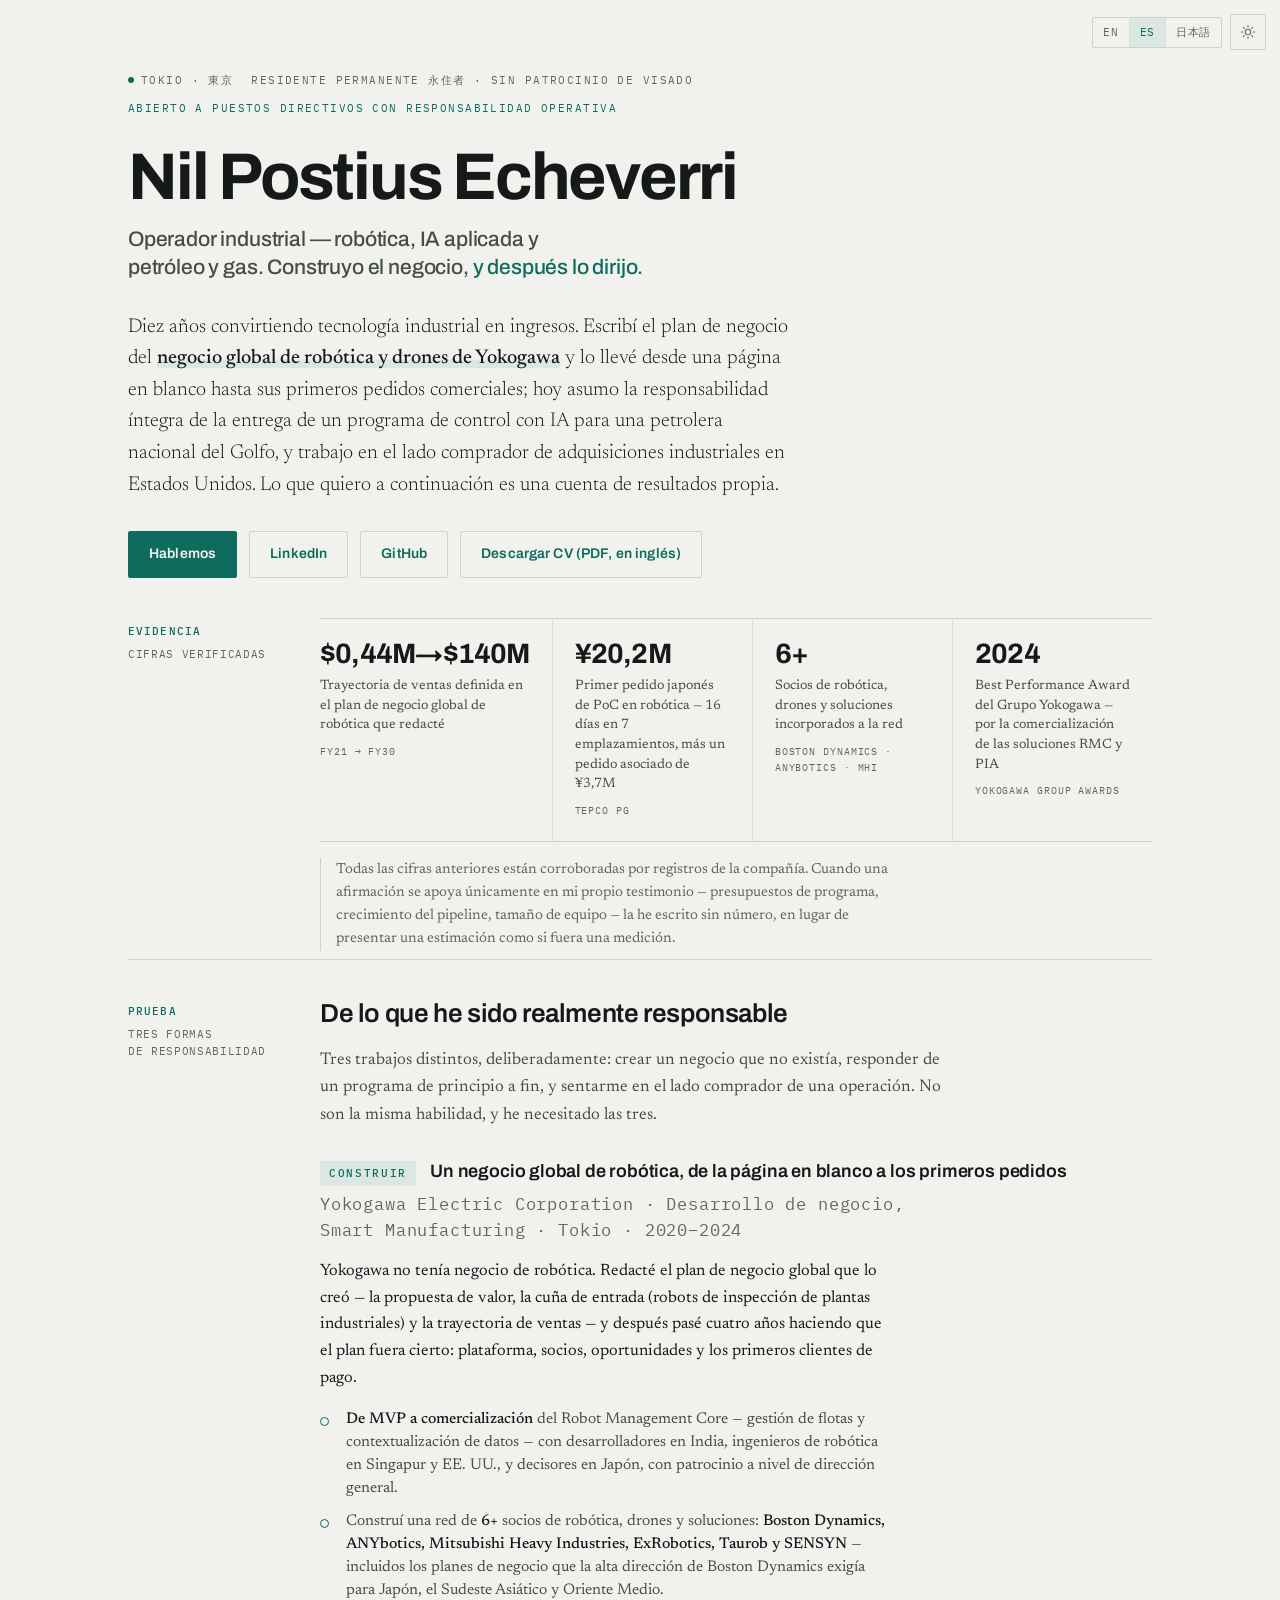
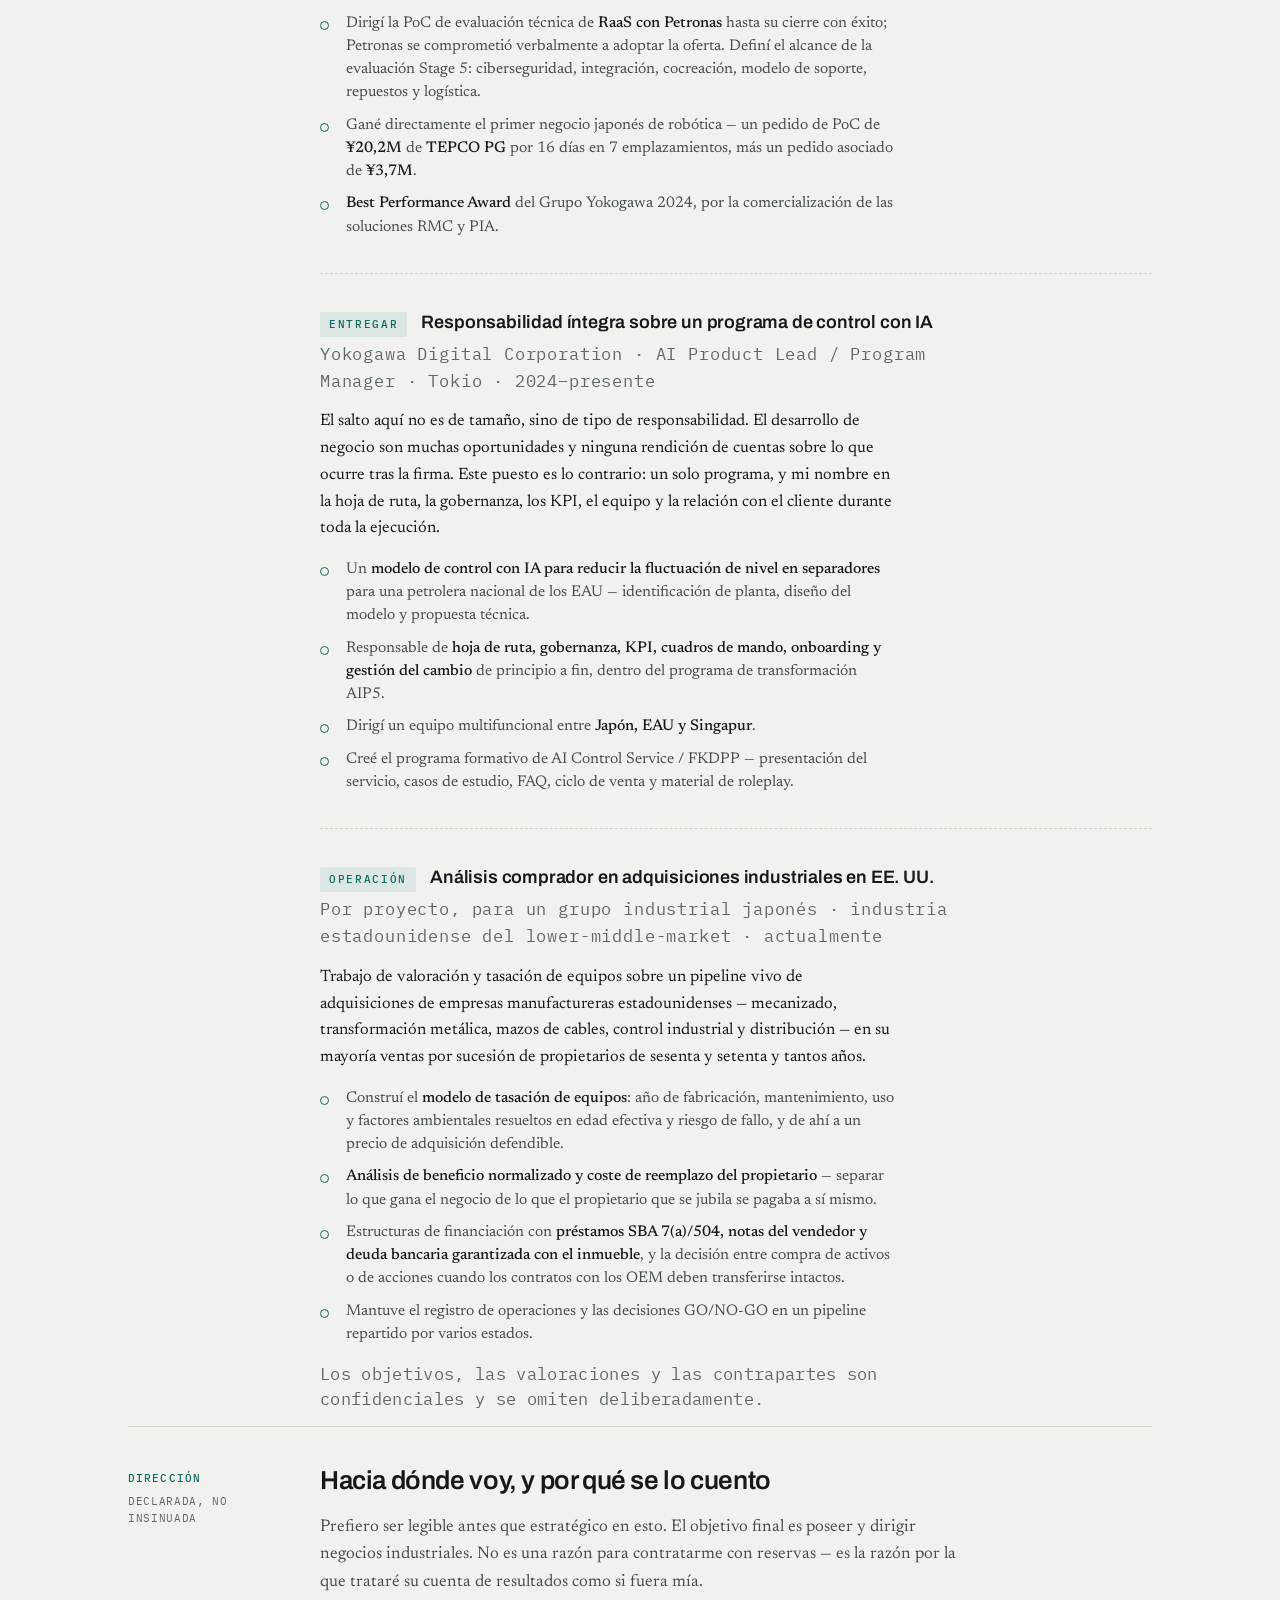
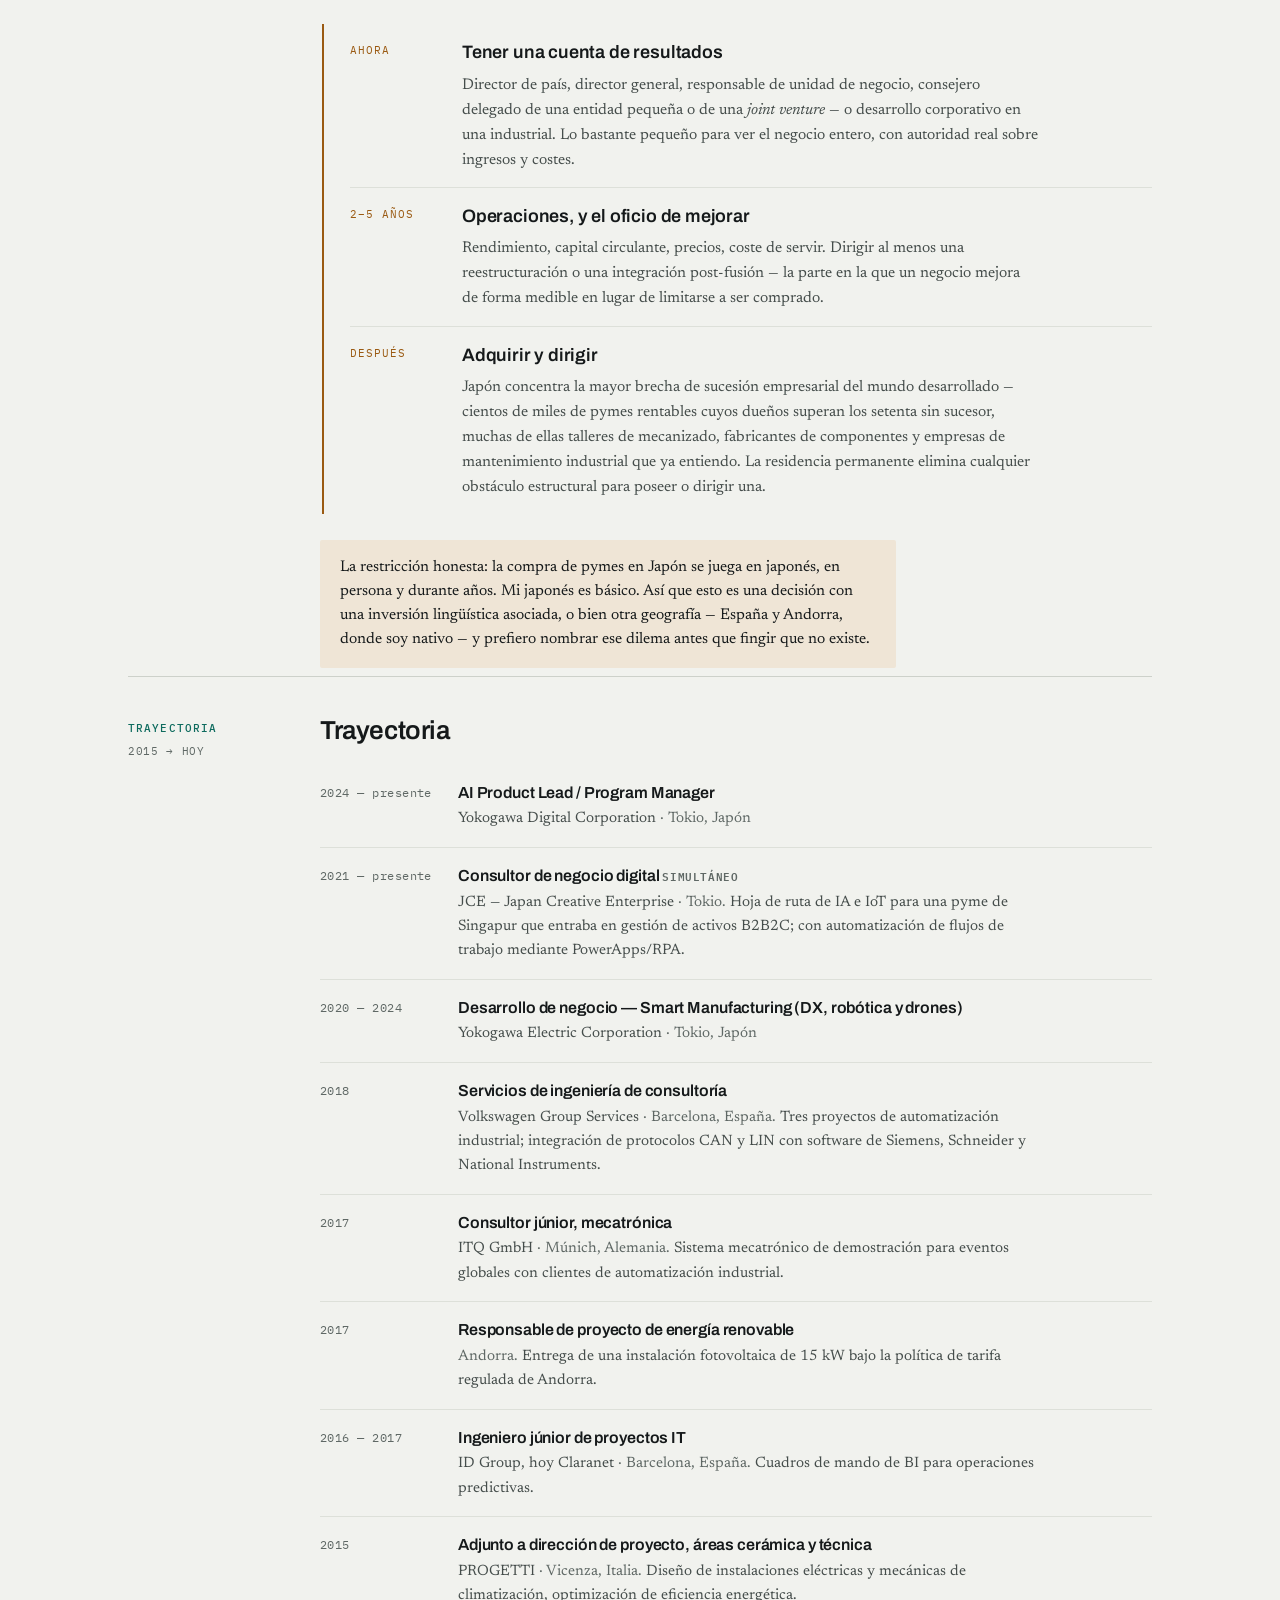
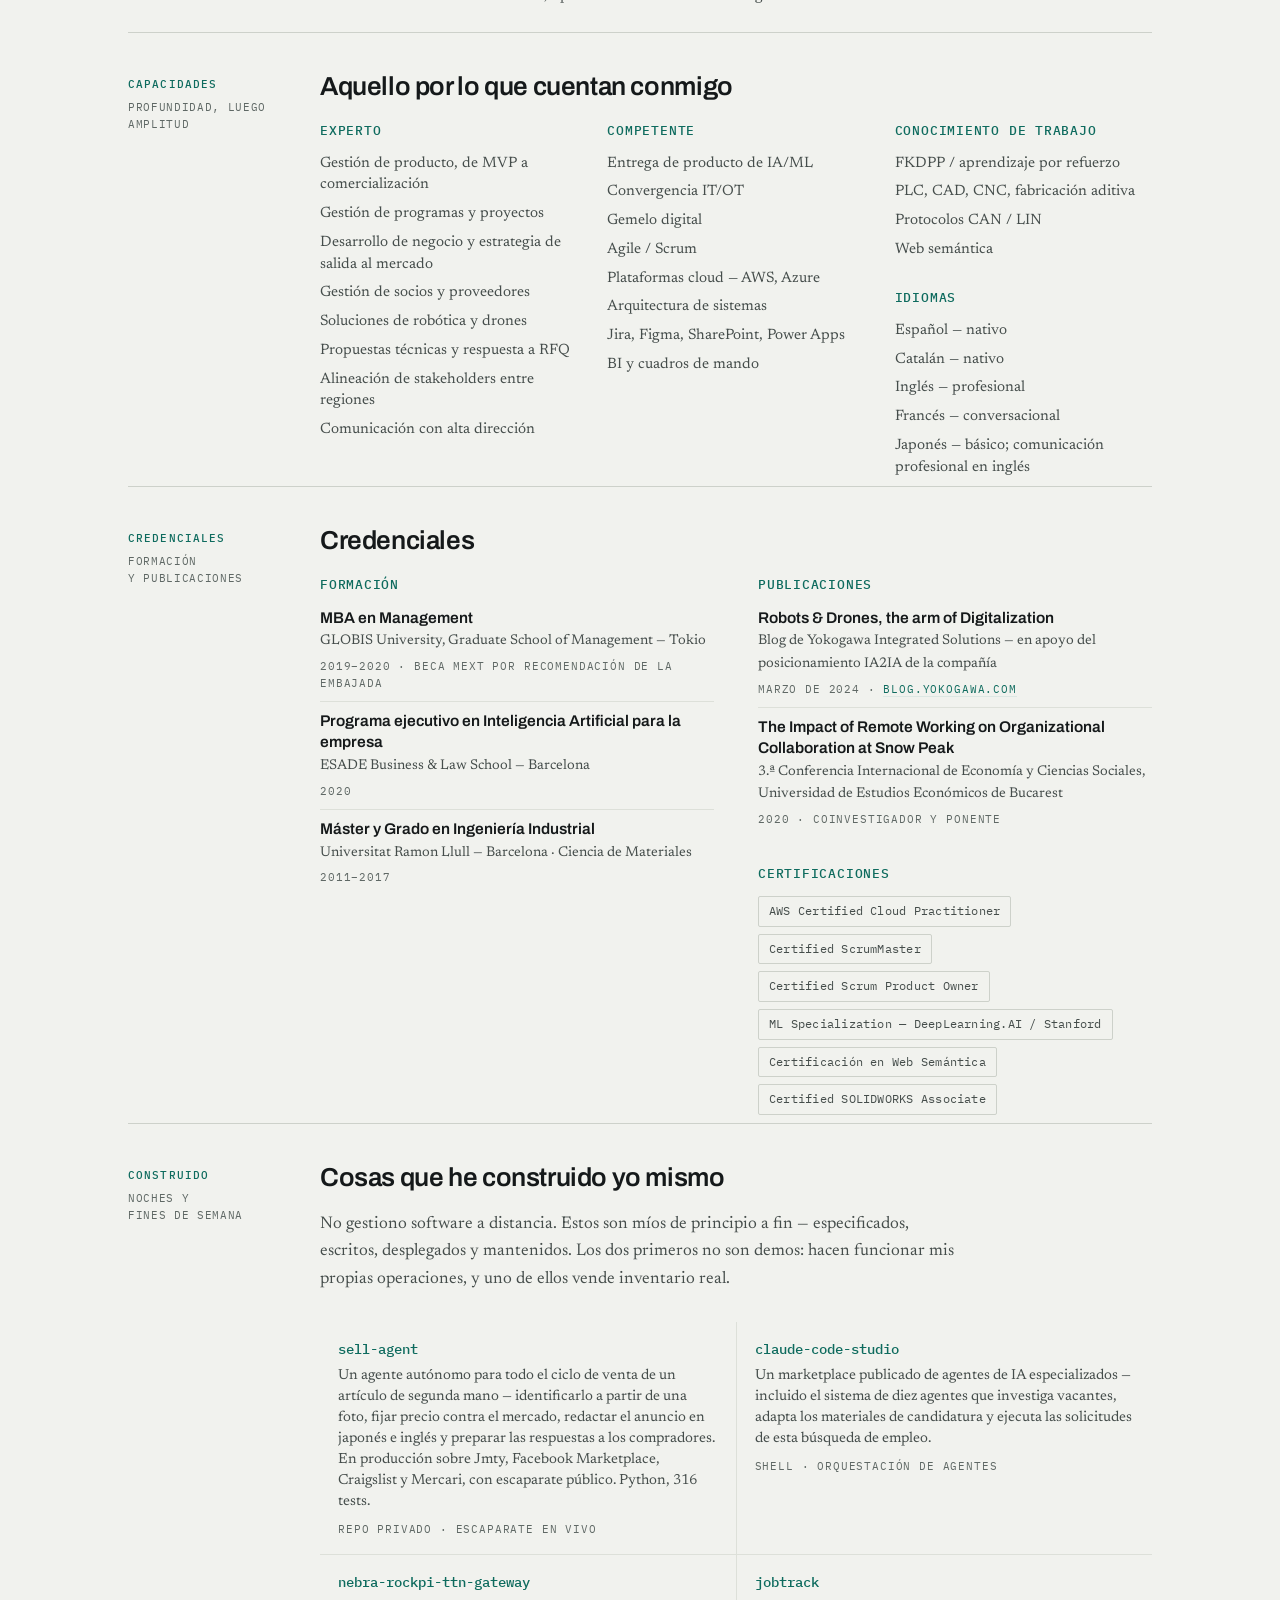
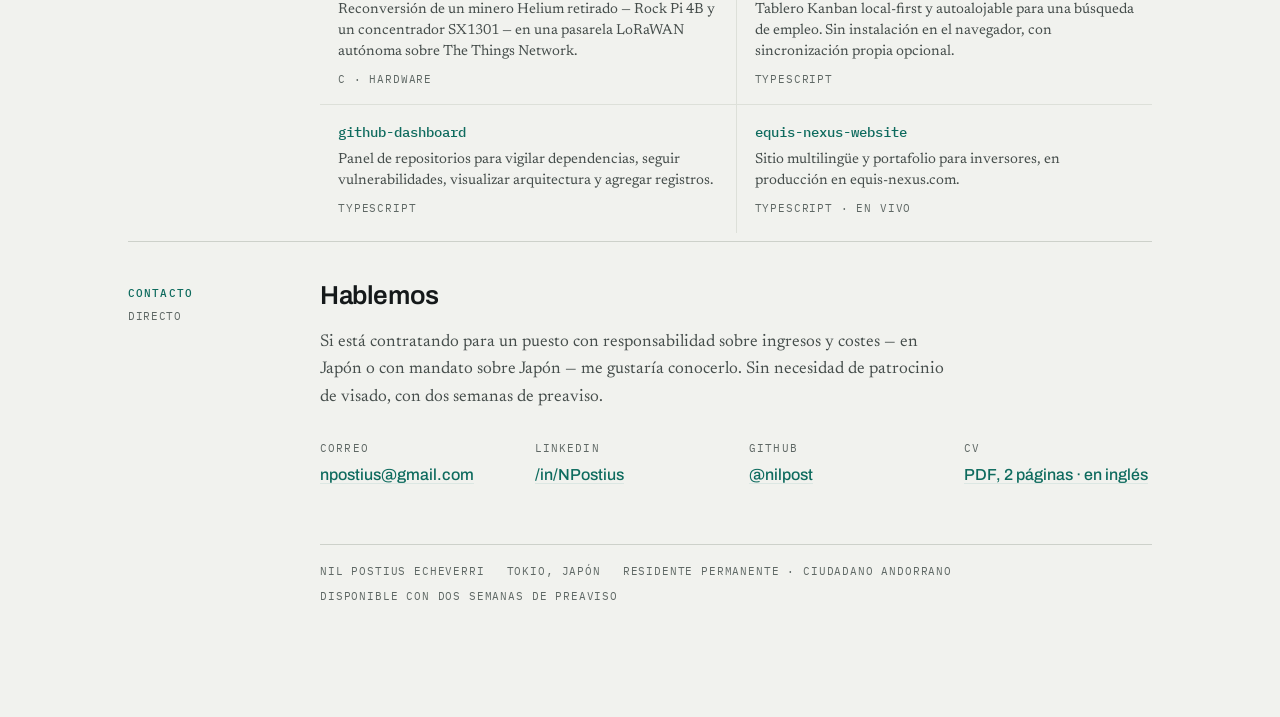
<file: es.html>
<!DOCTYPE html>
<!-- English source of record. es.html and ja.html are GENERATED from this file
     plus i18n.json — after editing anything here, run:  python3 build.py
     (python3 build.py --check exits non-zero if they are stale). -->
<html lang="es">
<head>
<meta charset="utf-8">
<meta name="viewport" content="width=device-width, initial-scale=1">
<title>Nil Postius Echeverri — Operador industrial, Tokio</title>
<meta name="description" content="Operador industrial en robótica, IA aplicada y petróleo y gas. Construyó el negocio global de robótica de Yokogawa desde el plan de negocio hasta los primeros pedidos comerciales; hoy dirige un programa de control con IA para una petrolera nacional del Golfo y trabaja en el lado comprador de adquisiciones industriales en EE. UU. Tokio, residente permanente.">
<meta name="author" content="Nil Postius Echeverri">
<link rel="canonical" href="https://nil.postiusgroup.com/es">
<link rel="alternate" hreflang="en" href="https://nil.postiusgroup.com/">
<link rel="alternate" hreflang="es" href="https://nil.postiusgroup.com/es">
<link rel="alternate" hreflang="ja" href="https://nil.postiusgroup.com/ja">
<link rel="alternate" hreflang="x-default" href="https://nil.postiusgroup.com/">

<meta property="og:type" content="profile">
<meta property="og:url" content="https://nil.postiusgroup.com/es">
<meta property="og:title" content="Nil Postius Echeverri — Industrial Operator">
<meta property="og:description" content="Robotics, applied AI and oil &amp; gas. I build the business, then I run it. Tokyo · Permanent Resident · open to senior operating roles.">
<meta property="og:image" content="https://nil.postiusgroup.com/generated_image.png">
<meta property="og:image:width" content="1200">
<meta property="og:image:height" content="630">
<meta property="og:locale" content="es_ES">
<meta property="og:locale:alternate" content="es_ES">
<meta property="og:locale:alternate" content="ja_JP">
<meta property="profile:first_name" content="Nil">
<meta property="profile:last_name" content="Postius Echeverri">
<meta name="twitter:card" content="summary_large_image">
<meta name="twitter:title" content="Nil Postius Echeverri — Industrial Operator">
<meta name="twitter:description" content="Robotics, applied AI and oil &amp; gas. I build the business, then I run it. Tokyo.">
<meta name="twitter:image" content="https://nil.postiusgroup.com/generated_image.png">
<meta name="theme-color" content="#0E6B5E">

<link rel="icon" href="data:image/svg+xml,%3Csvg xmlns='http://www.w3.org/2000/svg' viewBox='0 0 32 32'%3E%3Crect width='32' height='32' rx='3' fill='%230E6B5E'/%3E%3Ctext x='16' y='23' font-family='Helvetica,Arial,sans-serif' font-size='19' font-weight='700' fill='%23F1F2EE' text-anchor='middle'%3EN%3C/text%3E%3C/svg%3E">

<link rel="preconnect" href="https://fonts.googleapis.com">
<link rel="preconnect" href="https://fonts.gstatic.com" crossorigin>
<link rel="stylesheet" href="https://fonts.googleapis.com/css2?family=Archivo:wght@400;500;600;700&family=IBM+Plex+Mono:wght@400;500&family=Newsreader:ital,opsz,wght@0,6..72,300;0,6..72,400;0,6..72,500;1,6..72,400&display=swap">
<link rel="stylesheet" href="style.css?v=20260915f">

<script>
  // Theme and language are applied before first paint so neither flashes.
  (function () {
    var d = document.documentElement;
    try {
      var t = localStorage.getItem('theme');
      if (t === 'dark' || t === 'light') d.setAttribute('data-theme', t);
    } catch (e) {}
    // First visit only, and only from the root: send the reader to the page
    // in their own language. /es and /ja never redirect, so no loop is possible.
    try {
      var path = location.pathname;
      if (path === '/' || path === '/index.html') {
        var chosen = localStorage.getItem('lang');
        if (!chosen) {
          var list = navigator.languages && navigator.languages.length
            ? navigator.languages : [navigator.language || 'en'];
          for (var i = 0; i < list.length; i++) {
            var tag = String(list[i]).toLowerCase();
            if (tag.indexOf('ja') === 0) { location.replace('/ja'); return; }
            if (tag.indexOf('es') === 0) { location.replace('/es'); return; }
            if (tag.indexOf('en') === 0) break;
          }
        } else if (chosen === 'es' || chosen === 'ja') {
          location.replace('/' + chosen);
          return;
        }
      }
    } catch (e) {}
  }());
</script>

<script type="application/ld+json">
{
  "@context": "https://schema.org",
  "@type": "Person",
  "name": "Nil Postius Echeverri",
  "givenName": "Nil",
  "familyName": "Postius Echeverri",
  "jobTitle": "AI Product Lead / Program Manager",
  "url": "https://nil.postiusgroup.com/",
  "email": "mailto:npostius@gmail.com",
  "nationality": "Andorra",
  "address": { "@type": "PostalAddress", "addressLocality": "Tokyo", "addressCountry": "JP" },
  "worksFor": { "@type": "Organization", "name": "Yokogawa Digital Corporation" },
  "alumniOf": [
    { "@type": "CollegeOrUniversity", "name": "GLOBIS University Graduate School of Management" },
    { "@type": "CollegeOrUniversity", "name": "ESADE Business & Law School" },
    { "@type": "CollegeOrUniversity", "name": "Ramon Llull University" }
  ],
  "knowsLanguage": ["es", "ca", "en", "fr", "ja"],
  "knowsAbout": ["Industrial robotics", "Applied AI", "Oil and gas", "Business development", "Mergers and acquisitions", "Program management"],
  "sameAs": ["https://www.linkedin.com/in/NPostius", "https://github.com/nilpost"]
}
</script>
</head>
<body>

<div class="controls">
  <nav class="lang-switch" aria-label="Language">
    <a href="/" data-lang="en" lang="en" hreflang="en">EN</a>
    <a href="/es" class="is-active" aria-current="page" data-lang="es" lang="es" hreflang="es">ES</a>
    <a href="/ja" data-lang="ja" lang="ja" hreflang="ja">日本語</a>
  </nav>
  <button class="theme-toggle" type="button" id="themeToggle" aria-label="Switch colour theme">
    <svg class="sun" viewBox="0 0 24 24" aria-hidden="true"><circle cx="12" cy="12" r="4.2"/><path d="M12 2.4v2.2M12 19.4v2.2M4.2 12H2M22 12h-2.2M6.5 6.5 4.9 4.9M19.1 19.1l-1.6-1.6M17.5 6.5l1.6-1.6M4.9 19.1l1.6-1.6"/></svg>
    <svg class="moon" viewBox="0 0 24 24" aria-hidden="true"><path d="M20 14.2A8.2 8.2 0 0 1 9.8 4 8.4 8.4 0 1 0 20 14.2Z"/></svg>
  </button>
</div>

<div class="sheet">

  <header class="masthead">
    <div class="flag" data-i18n="hero.flag"><span><span class="dot"></span>Tokio · 東京</span> <span>Residente permanente 永住者 · sin patrocinio de visado</span> <span class="live">Abierto a puestos directivos con responsabilidad operativa</span></div>

    <h1>Nil Postius Echeverri</h1>
    <p class="tagline" data-i18n="hero.tagline">Operador industrial — robótica, IA aplicada y petróleo&nbsp;y&nbsp;gas. Construyo el negocio, <em>y después lo dirijo.</em></p>

    <p class="lead" data-i18n="hero.lead">Diez años convirtiendo tecnología industrial en ingresos. Escribí el plan de negocio del <strong>negocio global de robótica y drones de Yokogawa</strong> y lo llevé desde una página en blanco hasta sus primeros pedidos comerciales; hoy asumo la responsabilidad íntegra de la entrega de un programa de control con IA para una petrolera nacional del Golfo, y trabajo en el lado comprador de adquisiciones industriales en Estados Unidos. Lo que quiero a continuación es una cuenta de resultados propia.</p>

    <div class="cta-row" data-i18n="hero.cta"><a class="cta" href="mailto:npostius@gmail.com">Hablemos</a> <a class="cta cta--ghost" href="https://www.linkedin.com/in/NPostius">LinkedIn</a> <a class="cta cta--ghost" href="https://github.com/nilpost">GitHub</a> <a class="cta cta--ghost" href="/Nil_Postius_Echeverri_CV.pdf" download>Descargar CV (PDF, en inglés)</a></div>
  </header>

  <section class="band band--open" aria-label="Evidence">
    <div class="rail" data-i18n="rail.evidence"><b>Evidencia</b><span>Cifras verificadas</span></div>
    <div class="body">
      <div class="figures" data-i18n="ev.figures"><div class="fig"><span class="n">$0,44M→$140M</span><span class="k">Trayectoria de ventas definida en el plan de negocio global de robótica que redacté</span><span class="src">FY21 → FY30</span></div><div class="fig"><span class="n">¥20,2M</span><span class="k">Primer pedido japonés de PoC en robótica — 16 días en 7 emplazamientos, más un pedido asociado de ¥3,7M</span><span class="src">TEPCO PG</span></div><div class="fig"><span class="n">6+</span><span class="k">Socios de robótica, drones y soluciones incorporados a la red</span><span class="src">Boston Dynamics · ANYbotics · MHI</span></div><div class="fig"><span class="n">2024</span><span class="k">Best Performance Award del Grupo Yokogawa — por la comercialización de las soluciones RMC y PIA</span><span class="src">Yokogawa Group Awards</span></div></div>
      <p class="ev-note" data-i18n="ev.note">Todas las cifras anteriores están corroboradas por registros de la compañía. Cuando una afirmación se apoya únicamente en mi propio testimonio — presupuestos de programa, crecimiento del pipeline, tamaño de equipo — la he escrito sin número, en lugar de presentar una estimación como si fuera una medición.</p>
    </div>
  </section>

  <section class="band" aria-label="Selected work">
    <div class="rail" data-i18n="rail.proof"><b>Prueba</b><span>Tres formas<br>de responsabilidad</span></div>
    <div class="body">
      <h2 data-i18n="proof.h">De lo que he sido realmente responsable</h2>
      <p class="sub" data-i18n="proof.intro">Tres trabajos distintos, deliberadamente: crear un negocio que no existía, responder de un programa de principio a fin, y sentarme en el lado comprador de una operación. No son la misma habilidad, y he necesitado las tres.</p>

      <article class="record" data-i18n="proof.build"><div class="record-head"><span class="stamp">Construir</span><h3>Un negocio global de robótica, de la página en blanco a los primeros pedidos</h3></div><p class="org">Yokogawa Electric Corporation · Desarrollo de negocio, Smart Manufacturing · Tokio · 2020–2024</p><p>Yokogawa no tenía negocio de robótica. Redacté el plan de negocio global que lo creó — la propuesta de valor, la cuña de entrada (robots de inspección de plantas industriales) y la trayectoria de ventas — y después pasé cuatro años haciendo que el plan fuera cierto: plataforma, socios, oportunidades y los primeros clientes de pago.</p><ul class="facts"><li><span><b>De MVP a comercialización</b> del Robot Management Core — gestión de flotas y contextualización de datos — con desarrolladores en India, ingenieros de robótica en Singapur y EE. UU., y decisores en Japón, con patrocinio a nivel de dirección general.</span></li><li><span>Construí una red de <b>6+</b> socios de robótica, drones y soluciones: <b>Boston Dynamics, ANYbotics, Mitsubishi Heavy Industries, ExRobotics, Taurob y SENSYN</b> — incluidos los planes de negocio que la alta dirección de Boston Dynamics exigía para Japón, el Sudeste Asiático y Oriente Medio.</span></li><li><span>Dirigí la PoC de evaluación técnica de <b>RaaS con Petronas</b> hasta su cierre con éxito; Petronas se comprometió verbalmente a adoptar la oferta. Definí el alcance de la evaluación Stage&nbsp;5: ciberseguridad, integración, cocreación, modelo de soporte, repuestos y logística.</span></li><li><span>Gané directamente el primer negocio japonés de robótica — un pedido de PoC de <b>¥20,2M</b> de <b>TEPCO PG</b> por 16 días en 7 emplazamientos, más un pedido asociado de <b>¥3,7M</b>.</span></li><li><span><b>Best Performance Award</b> del Grupo Yokogawa 2024, por la comercialización de las soluciones RMC y PIA.</span></li></ul></article>

      <article class="record" data-i18n="proof.deliver"><div class="record-head"><span class="stamp">Entregar</span><h3>Responsabilidad íntegra sobre un programa de control con IA</h3></div><p class="org">Yokogawa Digital Corporation · AI Product Lead / Program Manager · Tokio · 2024–presente</p><p>El salto aquí no es de tamaño, sino de tipo de responsabilidad. El desarrollo de negocio son muchas oportunidades y ninguna rendición de cuentas sobre lo que ocurre tras la firma. Este puesto es lo contrario: un solo programa, y mi nombre en la hoja de ruta, la gobernanza, los KPI, el equipo y la relación con el cliente durante toda la ejecución.</p><ul class="facts"><li><span>Un <b>modelo de control con IA para reducir la fluctuación de nivel en separadores</b> para una petrolera nacional de los EAU — identificación de planta, diseño del modelo y propuesta técnica.</span></li><li><span>Responsable de <b>hoja de ruta, gobernanza, KPI, cuadros de mando, onboarding y gestión del cambio</b> de principio a fin, dentro del programa de transformación AIP5.</span></li><li><span>Dirigí un equipo multifuncional entre <b>Japón, EAU y Singapur</b>.</span></li><li><span>Creé el programa formativo de AI Control Service / FKDPP — presentación del servicio, casos de estudio, FAQ, ciclo de venta y material de roleplay.</span></li></ul></article>

      <article class="record" data-i18n="proof.deal"><div class="record-head"><span class="stamp">Operación</span><h3>Análisis comprador en adquisiciones industriales en EE. UU.</h3></div><p class="org">Por proyecto, para un grupo industrial japonés · industria estadounidense del lower-middle-market · actualmente</p><p>Trabajo de valoración y tasación de equipos sobre un pipeline vivo de adquisiciones de empresas manufactureras estadounidenses — mecanizado, transformación metálica, mazos de cables, control industrial y distribución — en su mayoría ventas por sucesión de propietarios de sesenta y setenta y tantos años.</p><ul class="facts"><li><span>Construí el <b>modelo de tasación de equipos</b>: año de fabricación, mantenimiento, uso y factores ambientales resueltos en edad efectiva y riesgo de fallo, y de ahí a un precio de adquisición defendible.</span></li><li><span><b>Análisis de beneficio normalizado y coste de reemplazo del propietario</b> — separar lo que gana el negocio de lo que el propietario que se jubila se pagaba a sí mismo.</span></li><li><span>Estructuras de financiación con <b>préstamos SBA 7(a)/504, notas del vendedor y deuda bancaria garantizada con el inmueble</b>, y la decisión entre compra de activos o de acciones cuando los contratos con los OEM deben transferirse intactos.</span></li><li><span>Mantuve el registro de operaciones y las decisiones GO/NO-GO en un pipeline repartido por varios estados.</span></li></ul><p class="confidential">Los objetivos, las valoraciones y las contrapartes son confidenciales y se omiten deliberadamente.</p></article>
    </div>
  </section>

  <section class="band" aria-label="Direction">
    <div class="rail" data-i18n="rail.direction"><b>Dirección</b><span>Declarada, no insinuada</span></div>
    <div class="body">
      <h2 data-i18n="dir.h">Hacia dónde voy, y por qué se lo cuento</h2>
      <p class="sub" data-i18n="dir.intro">Prefiero ser legible antes que estratégico en esto. El objetivo final es poseer y dirigir negocios industriales. No es una razón para contratarme con reservas — es la razón por la que trataré su cuenta de resultados como si fuera mía.</p>

      <div class="direction" data-i18n="dir.phases"><div class="phase"><span class="when">Ahora</span><div><h3>Tener una cuenta de resultados</h3><p>Director de país, director general, responsable de unidad de negocio, consejero delegado de una entidad pequeña o de una <i>joint venture</i> — o desarrollo corporativo en una industrial. Lo bastante pequeño para ver el negocio entero, con autoridad real sobre ingresos y costes.</p></div></div><div class="phase"><span class="when">2–5 años</span><div><h3>Operaciones, y el oficio de mejorar</h3><p>Rendimiento, capital circulante, precios, coste de servir. Dirigir al menos una reestructuración o una integración post-fusión — la parte en la que un negocio mejora de forma medible en lugar de limitarse a ser comprado.</p></div></div><div class="phase"><span class="when">Después</span><div><h3>Adquirir y dirigir</h3><p>Japón concentra la mayor brecha de sucesión empresarial del mundo desarrollado — cientos de miles de pymes rentables cuyos dueños superan los setenta sin sucesor, muchas de ellas talleres de mecanizado, fabricantes de componentes y empresas de mantenimiento industrial que ya entiendo. La residencia permanente elimina cualquier obstáculo estructural para poseer o dirigir una.</p></div></div></div>

      <p class="aside" data-i18n="dir.aside">La restricción honesta: la compra de pymes en Japón se juega en japonés, en persona y durante años. Mi japonés es básico. Así que esto es una decisión con una inversión lingüística asociada, o bien otra geografía — España y Andorra, donde soy nativo — y prefiero nombrar ese dilema antes que fingir que no existe.</p>
    </div>
  </section>

  <section class="band" aria-label="Track record">
    <div class="rail" data-i18n="rail.record"><b>Trayectoria</b><span>2015 → hoy</span></div>
    <div class="body">
      <h2 data-i18n="rec.h">Trayectoria</h2>
      <div class="years" data-i18n="rec.years"><div class="year"><span class="t">2024 — presente</span><div><p class="r">AI Product Lead / Program Manager</p><p class="c">Yokogawa Digital Corporation <span class="place">· Tokio, Japón</span></p></div></div><div class="year"><span class="t">2021 — presente</span><div><p class="r">Consultor de negocio digital <span class="tag">simultáneo</span></p><p class="c">JCE — Japan Creative Enterprise <span class="place">· Tokio.</span> Hoja de ruta de IA e IoT para una pyme de Singapur que entraba en gestión de activos B2B2C; con automatización de flujos de trabajo mediante PowerApps/RPA.</p></div></div><div class="year"><span class="t">2020 — 2024</span><div><p class="r">Desarrollo de negocio — Smart Manufacturing (DX, robótica y drones)</p><p class="c">Yokogawa Electric Corporation <span class="place">· Tokio, Japón</span></p></div></div><div class="year"><span class="t">2018</span><div><p class="r">Servicios de ingeniería de consultoría</p><p class="c">Volkswagen Group Services <span class="place">· Barcelona, España.</span> Tres proyectos de automatización industrial; integración de protocolos CAN y LIN con software de Siemens, Schneider y National Instruments.</p></div></div><div class="year"><span class="t">2017</span><div><p class="r">Consultor júnior, mecatrónica</p><p class="c">ITQ GmbH <span class="place">· Múnich, Alemania.</span> Sistema mecatrónico de demostración para eventos globales con clientes de automatización industrial.</p></div></div><div class="year"><span class="t">2017</span><div><p class="r">Responsable de proyecto de energía renovable</p><p class="c"><span class="place">Andorra.</span> Entrega de una instalación fotovoltaica de 15&nbsp;kW bajo la política de tarifa regulada de Andorra.</p></div></div><div class="year"><span class="t">2016 — 2017</span><div><p class="r">Ingeniero júnior de proyectos IT</p><p class="c">ID Group, hoy Claranet <span class="place">· Barcelona, España.</span> Cuadros de mando de BI para operaciones predictivas.</p></div></div><div class="year"><span class="t">2015</span><div><p class="r">Adjunto a dirección de proyecto, áreas cerámica y técnica</p><p class="c">PROGETTI <span class="place">· Vicenza, Italia.</span> Diseño de instalaciones eléctricas y mecánicas de climatización, optimización de eficiencia energética.</p></div></div></div>
    </div>
  </section>

  <section class="band" aria-label="Capabilities">
    <div class="rail" data-i18n="rail.capability"><b>Capacidades</b><span>Profundidad, luego amplitud</span></div>
    <div class="body">
      <h2 data-i18n="cap.h">Aquello por lo que cuentan conmigo</h2>
      <div class="cols" data-i18n="cap.cols"><div class="col"><h3>Experto</h3><ul><li>Gestión de producto, de MVP a comercialización</li><li>Gestión de programas y proyectos</li><li>Desarrollo de negocio y estrategia de salida al mercado</li><li>Gestión de socios y proveedores</li><li>Soluciones de robótica y drones</li><li>Propuestas técnicas y respuesta a RFQ</li><li>Alineación de stakeholders entre regiones</li><li>Comunicación con alta dirección</li></ul></div><div class="col"><h3>Competente</h3><ul><li>Entrega de producto de IA/ML</li><li>Convergencia IT/OT</li><li>Gemelo digital</li><li>Agile / Scrum</li><li>Plataformas cloud — AWS, Azure</li><li>Arquitectura de sistemas</li><li>Jira, Figma, SharePoint, Power Apps</li><li>BI y cuadros de mando</li></ul></div><div class="col"><h3>Conocimiento de trabajo</h3><ul><li>FKDPP / aprendizaje por refuerzo</li><li>PLC, CAD, CNC, fabricación aditiva</li><li>Protocolos CAN / LIN</li><li>Web semántica</li></ul><h3 class="spaced">Idiomas</h3><ul><li>Español — nativo</li><li>Catalán — nativo</li><li>Inglés — profesional</li><li>Francés — conversacional</li><li>Japonés — básico; comunicación profesional en inglés</li></ul></div></div>
    </div>
  </section>

  <section class="band" aria-label="Credentials">
    <div class="rail" data-i18n="rail.credentials"><b>Credenciales</b><span>Formación<br>y publicaciones</span></div>
    <div class="body">
      <h2 data-i18n="cred.h">Credenciales</h2>
      <div class="creds" data-i18n="cred.body"><div class="cred-group"><h3>Formación</h3><div class="cred"><span class="a">MBA en Management</span><span class="b">GLOBIS University, Graduate School of Management — Tokio</span><span class="c">2019–2020 · Beca MEXT por recomendación de la embajada</span></div><div class="cred"><span class="a">Programa ejecutivo en Inteligencia Artificial para la empresa</span><span class="b">ESADE Business &amp; Law School — Barcelona</span><span class="c">2020</span></div><div class="cred"><span class="a">Máster y Grado en Ingeniería Industrial</span><span class="b">Universitat Ramon Llull — Barcelona · Ciencia de Materiales</span><span class="c">2011–2017</span></div></div><div class="cred-group"><h3>Publicaciones</h3><div class="cred"><span class="a">Robots &amp; Drones, the arm of Digitalization</span><span class="b">Blog de Yokogawa Integrated Solutions — en apoyo del posicionamiento IA2IA de la compañía</span><span class="c">Marzo de 2024 · <a href="https://blog.yokogawa.com">blog.yokogawa.com</a></span></div><div class="cred"><span class="a">The Impact of Remote Working on Organizational Collaboration at Snow Peak</span><span class="b">3.ª Conferencia Internacional de Economía y Ciencias Sociales, Universidad de Estudios Económicos de Bucarest</span><span class="c">2020 · Coinvestigador y ponente</span></div><h3 class="spaced">Certificaciones</h3><div class="pills"><span class="pill">AWS Certified Cloud Practitioner</span><span class="pill">Certified ScrumMaster</span><span class="pill">Certified Scrum Product Owner</span><span class="pill">ML Specialization — DeepLearning.AI / Stanford</span><span class="pill">Certificación en Web Semántica</span><span class="pill">Certified SOLIDWORKS Associate</span></div></div></div>
    </div>
  </section>

  <section class="band" aria-label="Things I have built">
    <div class="rail" data-i18n="rail.shipped"><b>Construido</b><span>Noches y<br>fines de semana</span></div>
    <div class="body">
      <h2 data-i18n="ship.h">Cosas que he construido yo mismo</h2>
      <p class="sub" data-i18n="ship.intro">No gestiono software a distancia. Estos son míos de principio a fin — especificados, escritos, desplegados y mantenidos. Los dos primeros no son demos: hacen funcionar mis propias operaciones, y uno de ellos vende inventario real.</p>
      <div class="repos" data-i18n="ship.repos"><a class="repo" href="https://sells.postiusgroup.com"><span class="rn">sell-agent</span><span class="rd">Un agente autónomo para todo el ciclo de venta de un artículo de segunda mano — identificarlo a partir de una foto, fijar precio contra el mercado, redactar el anuncio en japonés e inglés y preparar las respuestas a los compradores. En producción sobre Jmty, Facebook Marketplace, Craigslist y Mercari, con escaparate público. Python, 316 tests.</span><span class="rm">Repo privado · Escaparate en vivo</span></a><a class="repo" href="https://github.com/nilpost/claude-code-studio"><span class="rn">claude-code-studio</span><span class="rd">Un marketplace publicado de agentes de IA especializados — incluido el sistema de diez agentes que investiga vacantes, adapta los materiales de candidatura y ejecuta las solicitudes de esta búsqueda de empleo.</span><span class="rm">Shell · Orquestación de agentes</span></a><a class="repo" href="https://github.com/nilpost/nebra-rockpi-ttn-gateway"><span class="rn">nebra-rockpi-ttn-gateway</span><span class="rd">Reconversión de un minero Helium retirado — Rock Pi 4B y un concentrador SX1301 — en una pasarela LoRaWAN autónoma sobre The Things Network.</span><span class="rm">C · Hardware</span></a><a class="repo" href="https://github.com/nilpost/jobtrack"><span class="rn">jobtrack</span><span class="rd">Tablero Kanban local-first y autoalojable para una búsqueda de empleo. Sin instalación en el navegador, con sincronización propia opcional.</span><span class="rm">TypeScript</span></a><a class="repo" href="https://github.com/nilpost/github-dashboard"><span class="rn">github-dashboard</span><span class="rd">Panel de repositorios para vigilar dependencias, seguir vulnerabilidades, visualizar arquitectura y agregar registros.</span><span class="rm">TypeScript</span></a><a class="repo" href="https://github.com/nilpost/equis-nexus-website"><span class="rn">equis-nexus-website</span><span class="rd">Sitio multilingüe y portafolio para inversores, en producción en equis-nexus.com.</span><span class="rm">TypeScript · En vivo</span></a></div>
    </div>
  </section>

  <section class="band" aria-label="Contact">
    <div class="rail" data-i18n="rail.contact"><b>Contacto</b><span>Directo</span></div>
    <div class="body">
      <h2 data-i18n="con.h">Hablemos</h2>
      <p class="sub" data-i18n="con.intro">Si está contratando para un puesto con responsabilidad sobre ingresos y costes — en Japón o con mandato sobre Japón — me gustaría conocerlo. Sin necesidad de patrocinio de visado, con dos semanas de preaviso.</p>
      <div class="contact-grid" data-i18n="con.grid"><div><span class="lbl">Correo</span><span class="val"><a href="mailto:npostius@gmail.com">npostius@gmail.com</a></span></div><div><span class="lbl">LinkedIn</span><span class="val"><a href="https://www.linkedin.com/in/NPostius">/in/NPostius</a></span></div><div><span class="lbl">GitHub</span><span class="val"><a href="https://github.com/nilpost">@nilpost</a></span></div><div><span class="lbl">CV</span><span class="val"><a href="/Nil_Postius_Echeverri_CV.pdf" download>PDF, 2 páginas · en inglés</a></span></div></div>

      <div class="colophon" data-i18n="con.colophon"><span>Nil Postius Echeverri</span><span>Tokio, Japón</span><span>Residente permanente · ciudadano andorrano</span><span>Disponible con dos semanas de preaviso</span></div>
    </div>
  </section>

</div>

<script src="app.js?v=20260915f"></script>
</body>
</html>
</file>
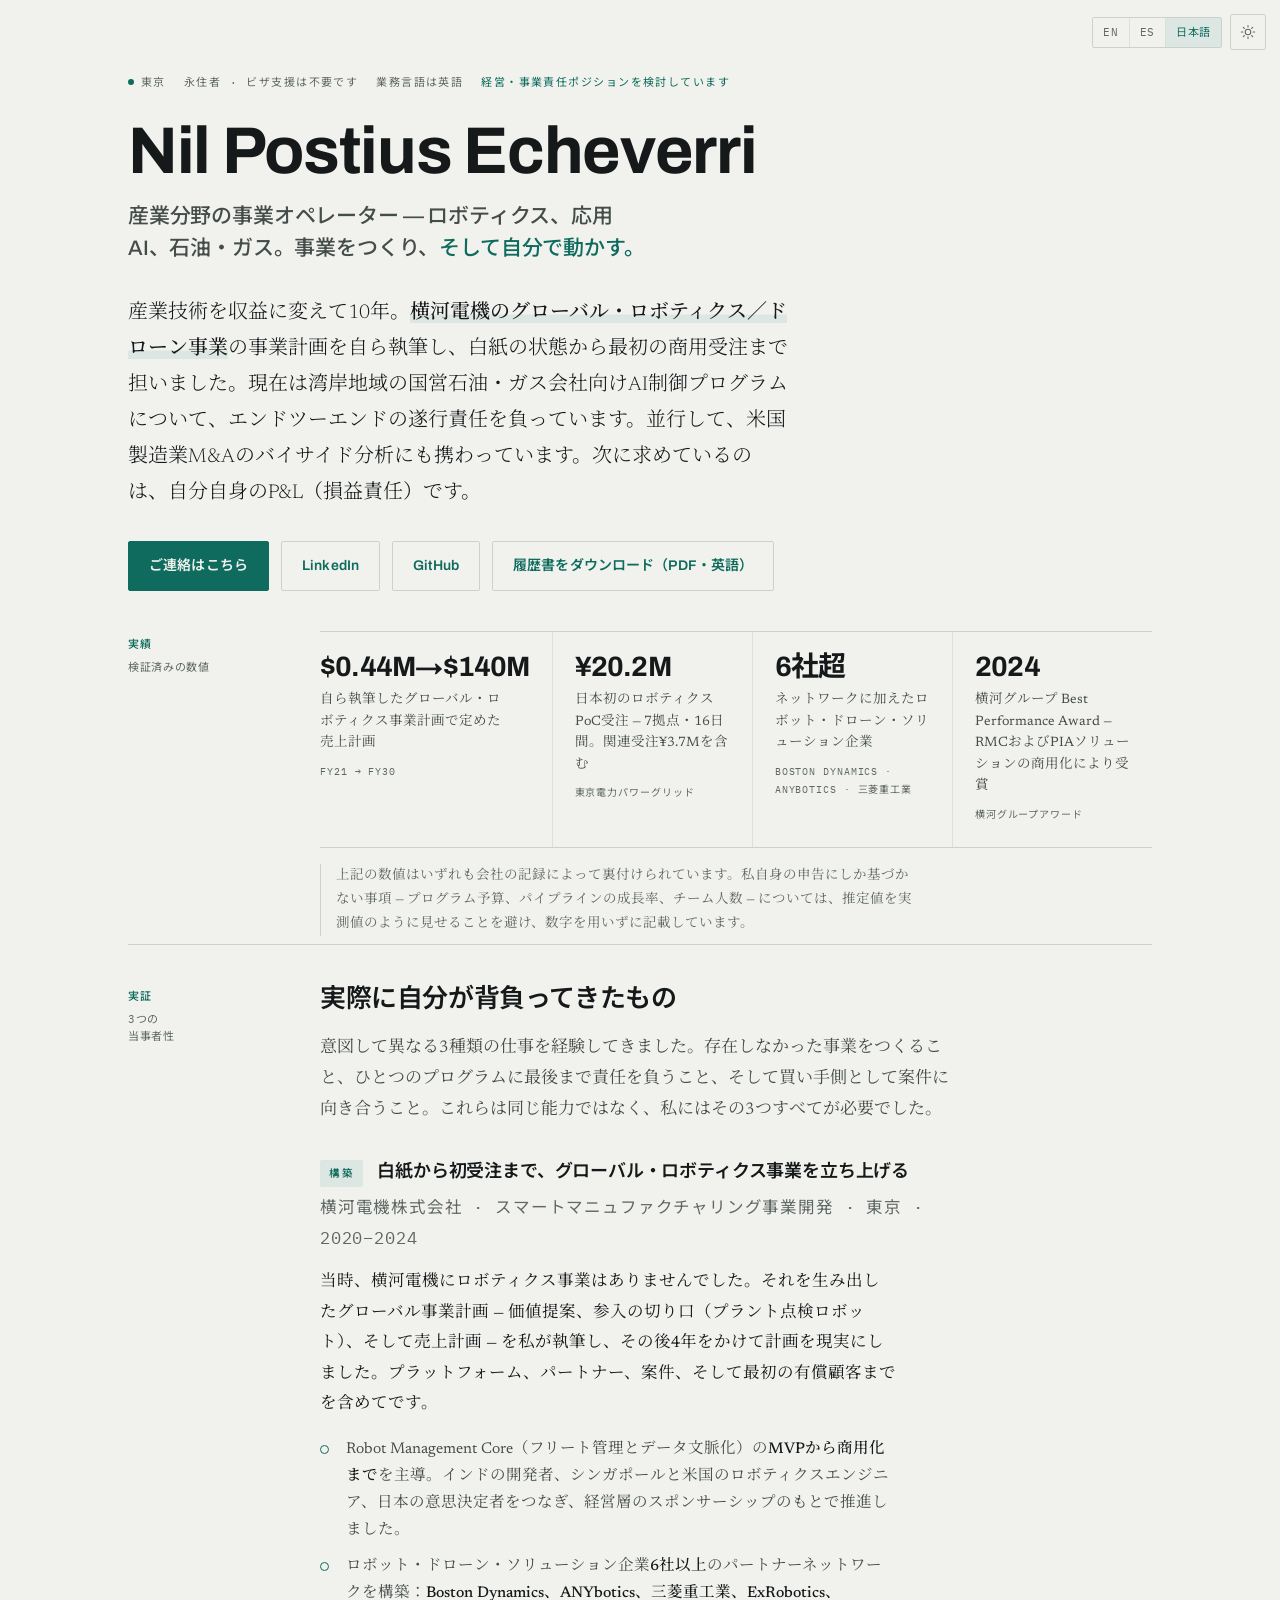
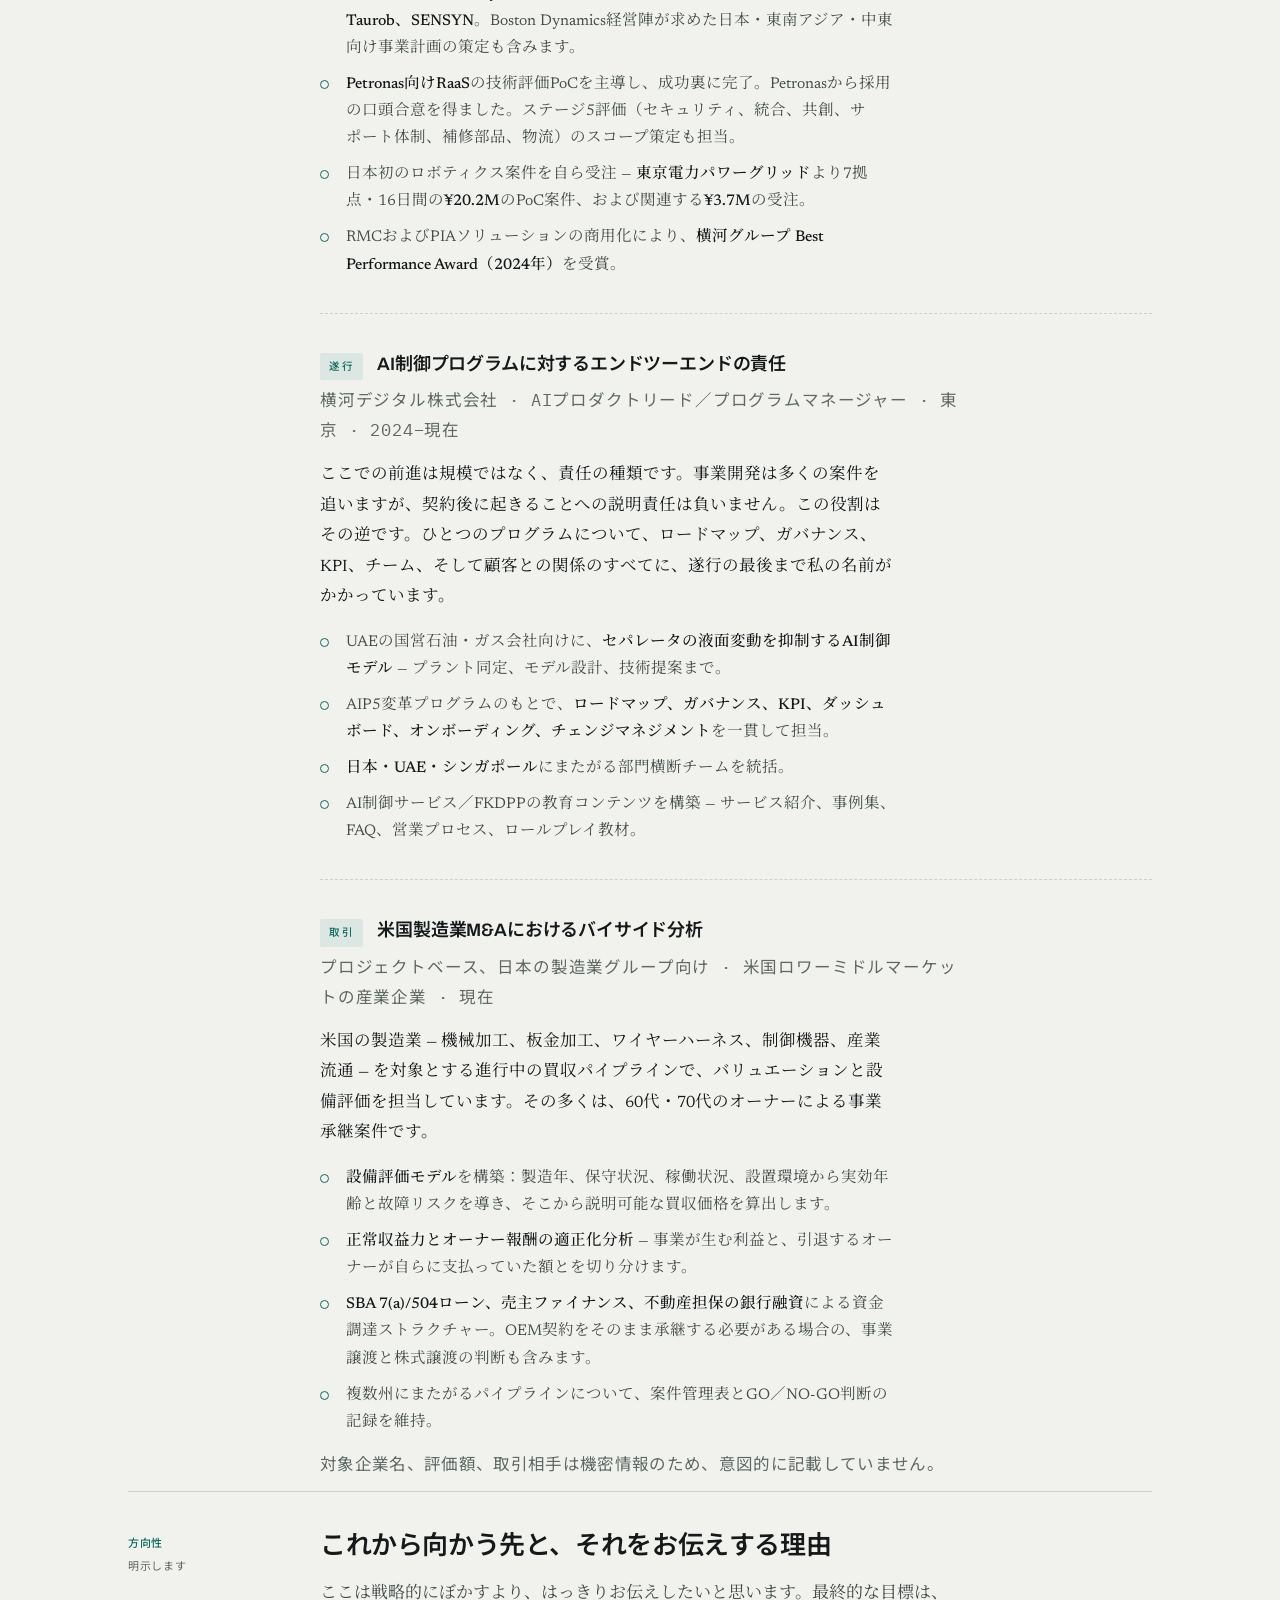
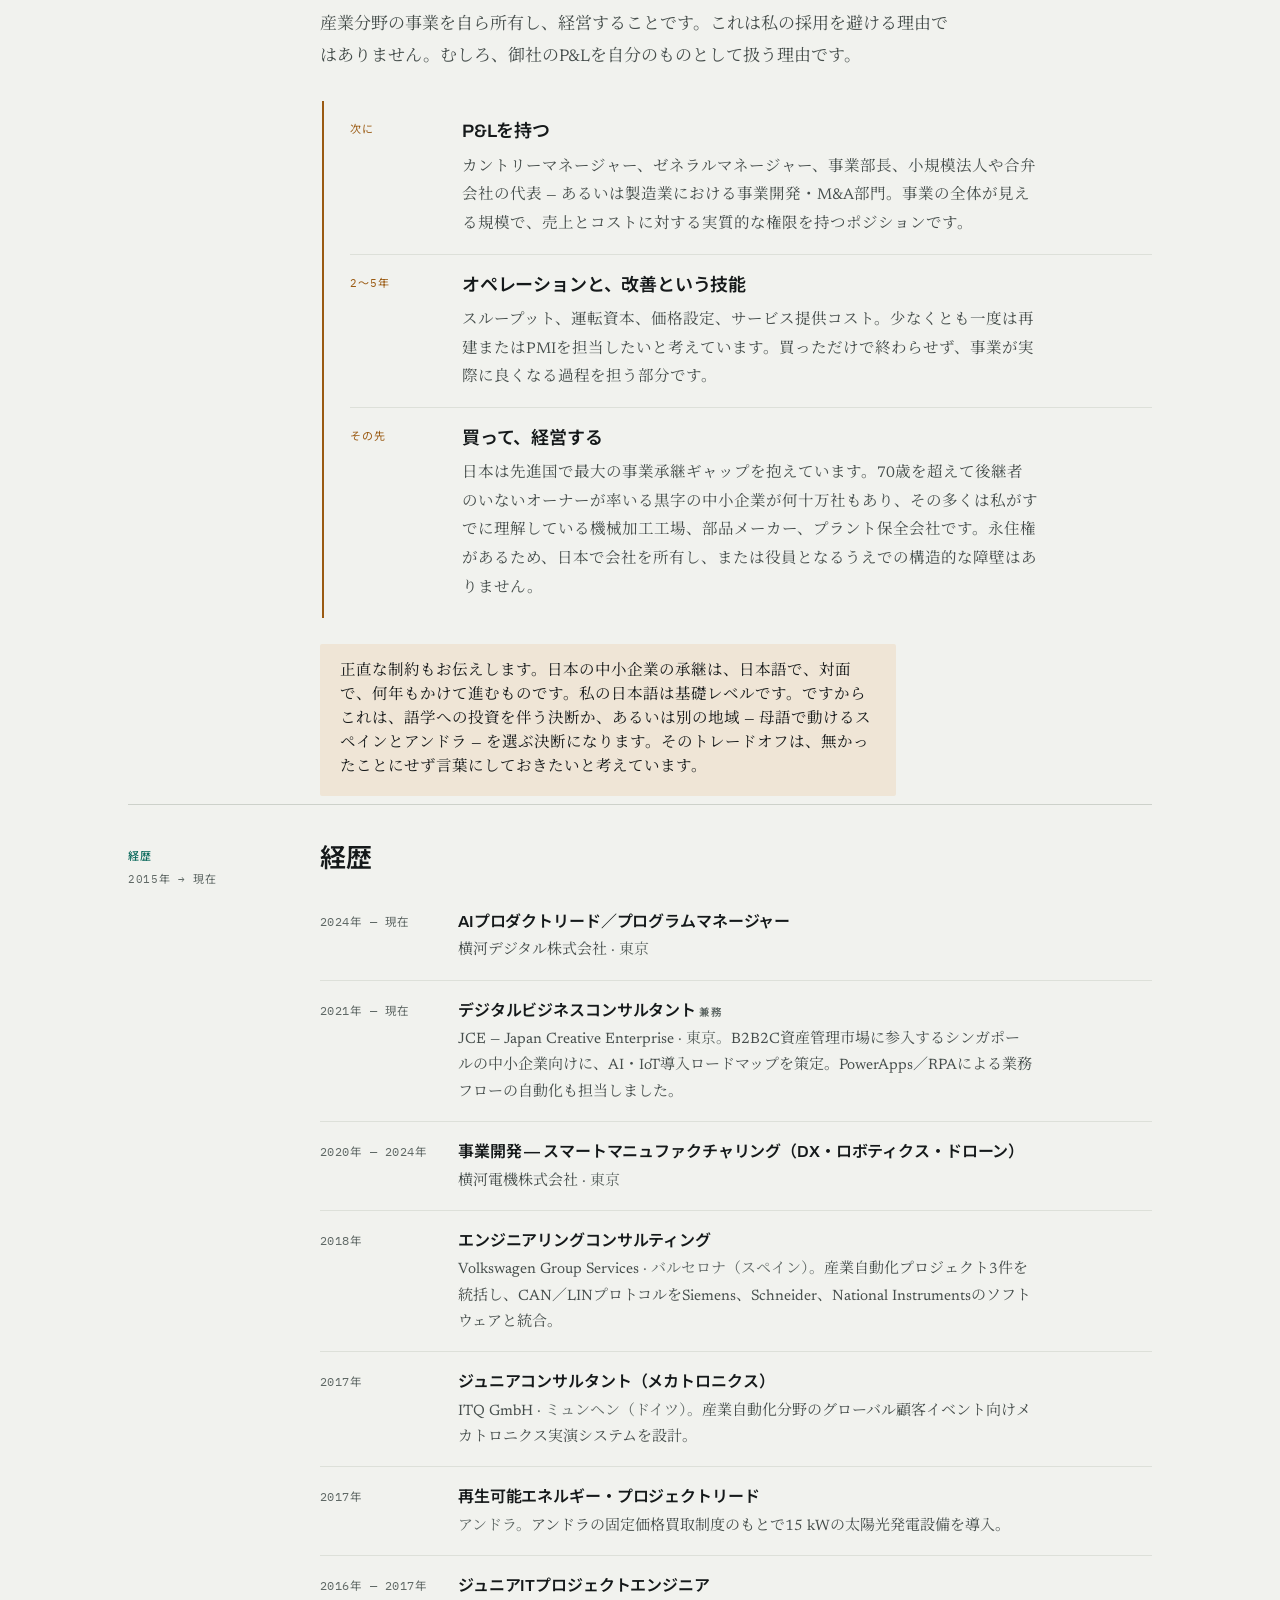
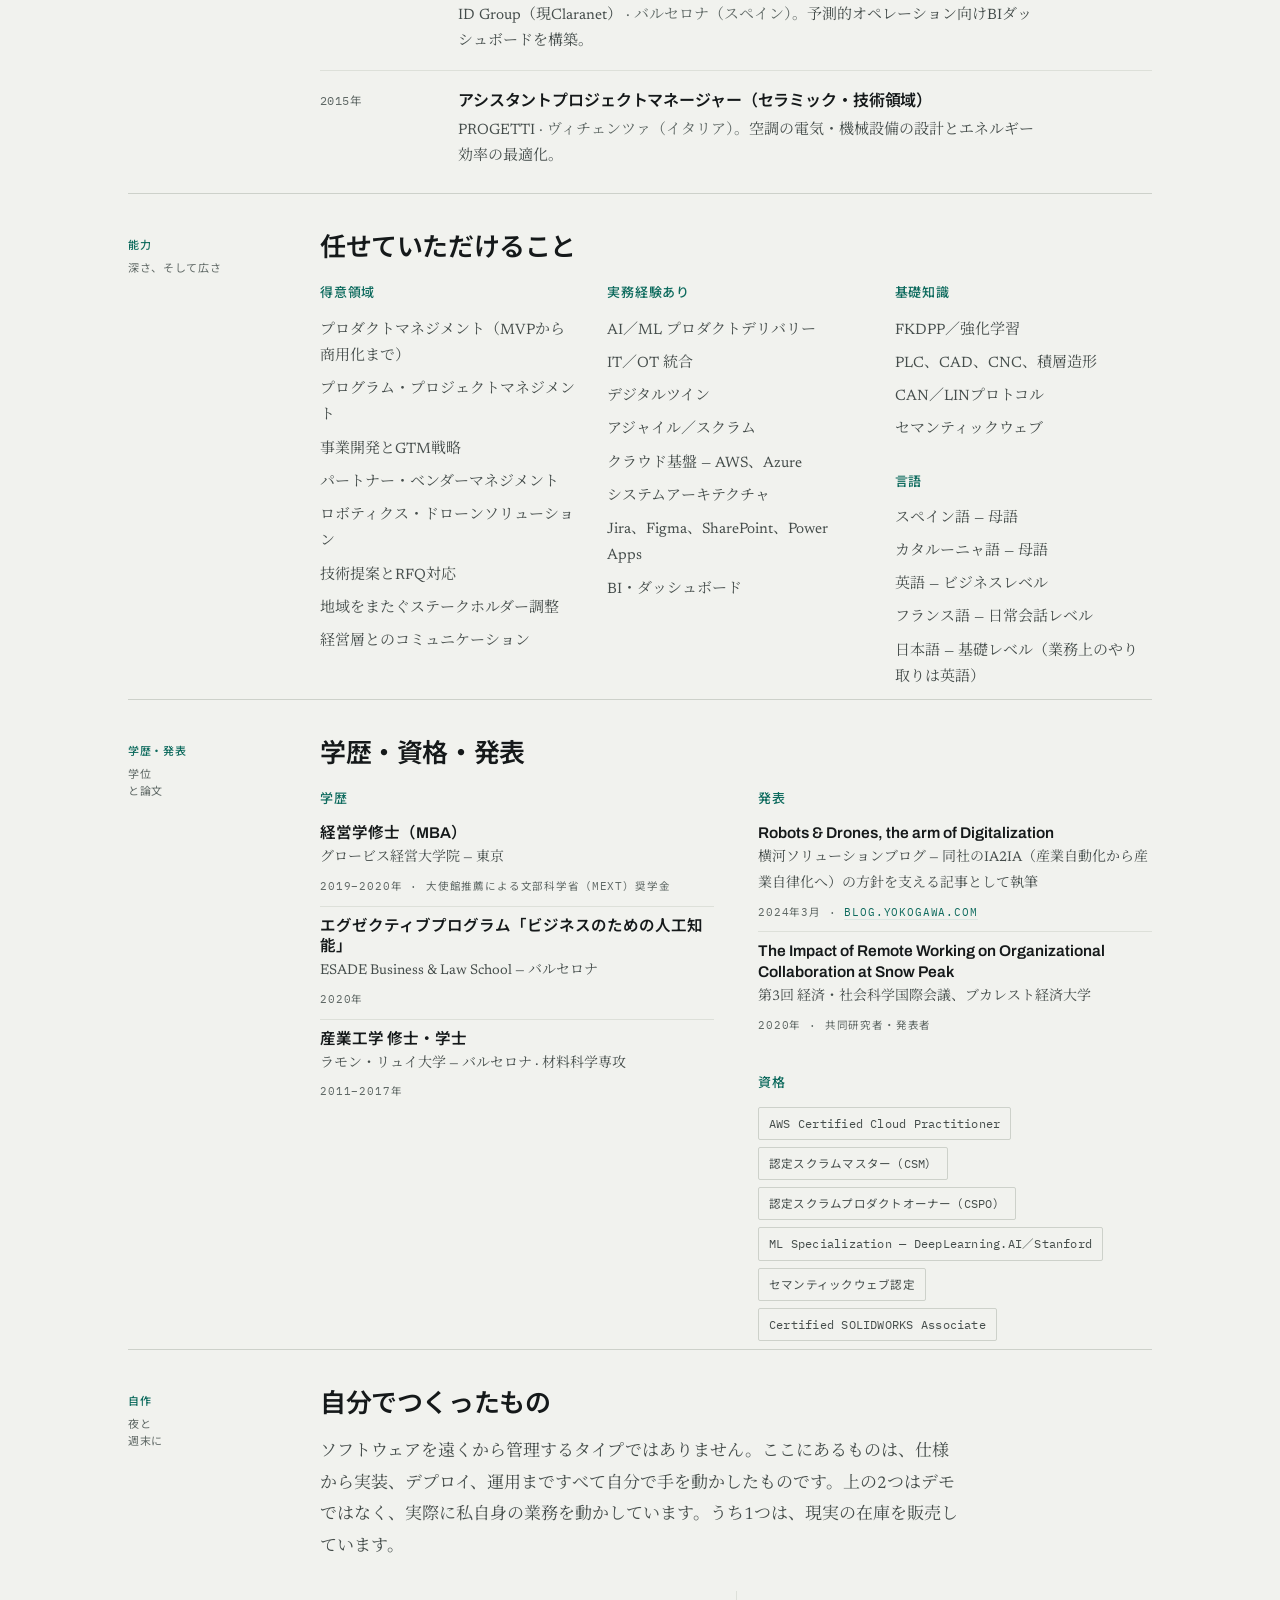
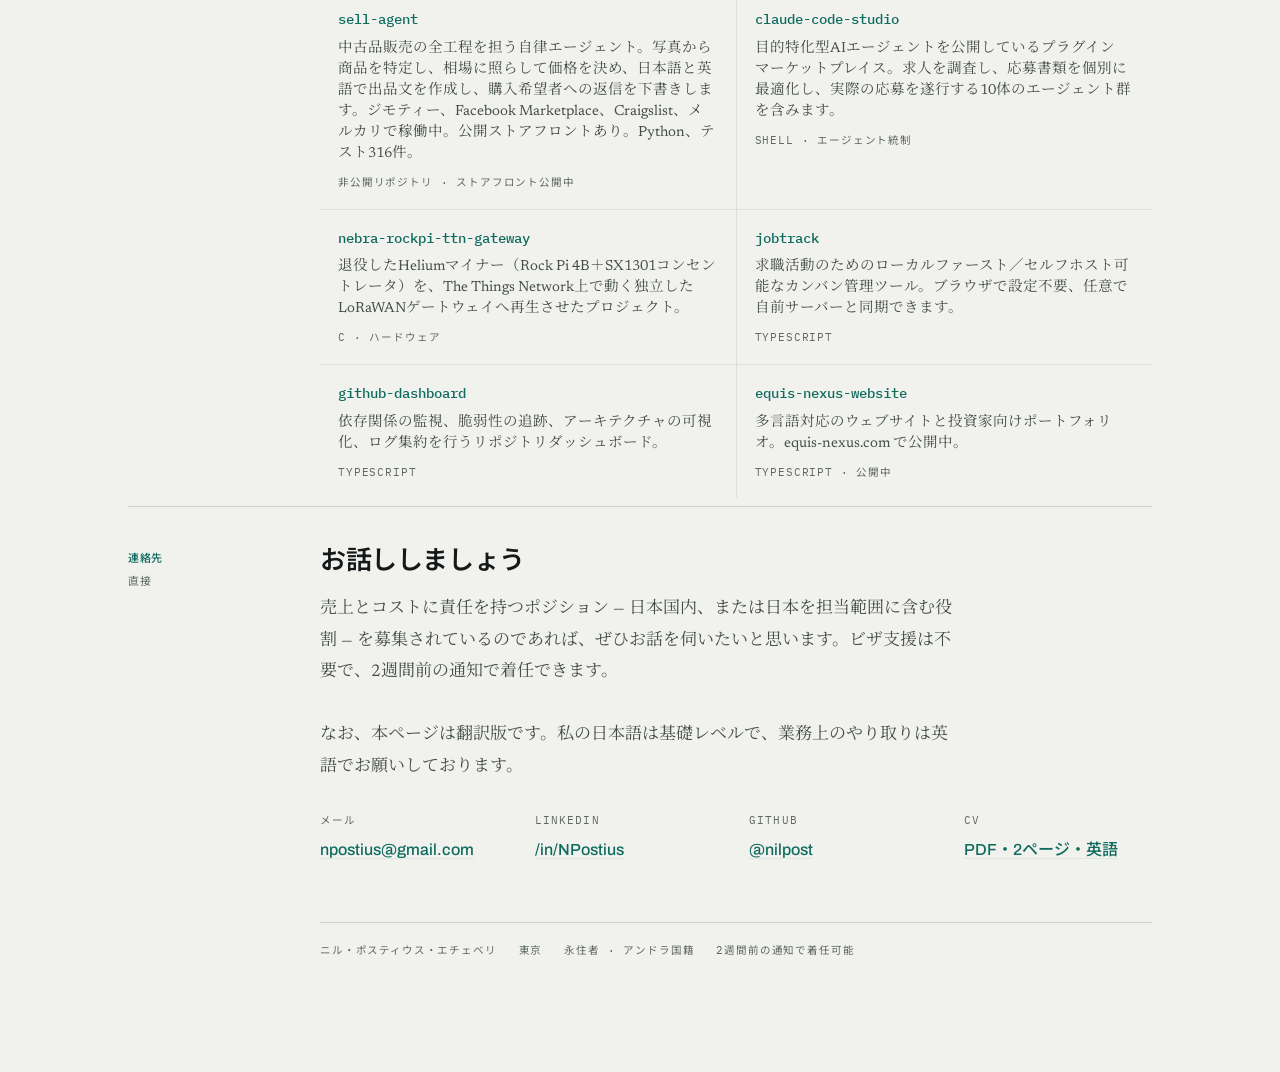
<file: ja.html>
<!DOCTYPE html>
<!-- English source of record. es.html and ja.html are GENERATED from this file
     plus i18n.json — after editing anything here, run:  python3 build.py
     (python3 build.py --check exits non-zero if they are stale). -->
<html lang="ja">
<head>
<meta charset="utf-8">
<meta name="viewport" content="width=device-width, initial-scale=1">
<title>ニル・ポスティウス・エチェベリ — 産業分野の事業オペレーター（東京）</title>
<meta name="description" content="ロボティクス、応用AI、石油・ガス分野の事業オペレーター。横河電機のグローバル・ロボティクス事業を事業計画から初受注まで立ち上げ、現在は湾岸国営石油会社向けAI制御プログラムの遂行責任を担い、並行して米国製造業M&Aのバイサイド分析に従事。東京在住、永住者。">
<meta name="author" content="Nil Postius Echeverri">
<link rel="canonical" href="https://nil.postiusgroup.com/ja">
<link rel="alternate" hreflang="en" href="https://nil.postiusgroup.com/">
<link rel="alternate" hreflang="es" href="https://nil.postiusgroup.com/es">
<link rel="alternate" hreflang="ja" href="https://nil.postiusgroup.com/ja">
<link rel="alternate" hreflang="x-default" href="https://nil.postiusgroup.com/">

<meta property="og:type" content="profile">
<meta property="og:url" content="https://nil.postiusgroup.com/ja">
<meta property="og:title" content="Nil Postius Echeverri — Industrial Operator">
<meta property="og:description" content="Robotics, applied AI and oil &amp; gas. I build the business, then I run it. Tokyo · Permanent Resident · open to senior operating roles.">
<meta property="og:image" content="https://nil.postiusgroup.com/generated_image.png">
<meta property="og:image:width" content="1200">
<meta property="og:image:height" content="630">
<meta property="og:locale" content="ja_JP">
<meta property="og:locale:alternate" content="es_ES">
<meta property="og:locale:alternate" content="ja_JP">
<meta property="profile:first_name" content="Nil">
<meta property="profile:last_name" content="Postius Echeverri">
<meta name="twitter:card" content="summary_large_image">
<meta name="twitter:title" content="Nil Postius Echeverri — Industrial Operator">
<meta name="twitter:description" content="Robotics, applied AI and oil &amp; gas. I build the business, then I run it. Tokyo.">
<meta name="twitter:image" content="https://nil.postiusgroup.com/generated_image.png">
<meta name="theme-color" content="#0E6B5E">

<link rel="icon" href="data:image/svg+xml,%3Csvg xmlns='http://www.w3.org/2000/svg' viewBox='0 0 32 32'%3E%3Crect width='32' height='32' rx='3' fill='%230E6B5E'/%3E%3Ctext x='16' y='23' font-family='Helvetica,Arial,sans-serif' font-size='19' font-weight='700' fill='%23F1F2EE' text-anchor='middle'%3EN%3C/text%3E%3C/svg%3E">

<link rel="preconnect" href="https://fonts.googleapis.com">
<link rel="preconnect" href="https://fonts.gstatic.com" crossorigin>
<link rel="stylesheet" href="https://fonts.googleapis.com/css2?family=Archivo:wght@400;500;600;700&family=IBM+Plex+Mono:wght@400;500&family=Newsreader:ital,opsz,wght@0,6..72,300;0,6..72,400;0,6..72,500;1,6..72,400&display=swap">
<link rel="stylesheet" href="style.css?v=20260915f">

<script>
  // Theme and language are applied before first paint so neither flashes.
  (function () {
    var d = document.documentElement;
    try {
      var t = localStorage.getItem('theme');
      if (t === 'dark' || t === 'light') d.setAttribute('data-theme', t);
    } catch (e) {}
    // First visit only, and only from the root: send the reader to the page
    // in their own language. /es and /ja never redirect, so no loop is possible.
    try {
      var path = location.pathname;
      if (path === '/' || path === '/index.html') {
        var chosen = localStorage.getItem('lang');
        if (!chosen) {
          var list = navigator.languages && navigator.languages.length
            ? navigator.languages : [navigator.language || 'en'];
          for (var i = 0; i < list.length; i++) {
            var tag = String(list[i]).toLowerCase();
            if (tag.indexOf('ja') === 0) { location.replace('/ja'); return; }
            if (tag.indexOf('es') === 0) { location.replace('/es'); return; }
            if (tag.indexOf('en') === 0) break;
          }
        } else if (chosen === 'es' || chosen === 'ja') {
          location.replace('/' + chosen);
          return;
        }
      }
    } catch (e) {}
  }());
</script>

<script type="application/ld+json">
{
  "@context": "https://schema.org",
  "@type": "Person",
  "name": "Nil Postius Echeverri",
  "givenName": "Nil",
  "familyName": "Postius Echeverri",
  "jobTitle": "AI Product Lead / Program Manager",
  "url": "https://nil.postiusgroup.com/",
  "email": "mailto:npostius@gmail.com",
  "nationality": "Andorra",
  "address": { "@type": "PostalAddress", "addressLocality": "Tokyo", "addressCountry": "JP" },
  "worksFor": { "@type": "Organization", "name": "Yokogawa Digital Corporation" },
  "alumniOf": [
    { "@type": "CollegeOrUniversity", "name": "GLOBIS University Graduate School of Management" },
    { "@type": "CollegeOrUniversity", "name": "ESADE Business & Law School" },
    { "@type": "CollegeOrUniversity", "name": "Ramon Llull University" }
  ],
  "knowsLanguage": ["es", "ca", "en", "fr", "ja"],
  "knowsAbout": ["Industrial robotics", "Applied AI", "Oil and gas", "Business development", "Mergers and acquisitions", "Program management"],
  "sameAs": ["https://www.linkedin.com/in/NPostius", "https://github.com/nilpost"]
}
</script>
</head>
<body>

<div class="controls">
  <nav class="lang-switch" aria-label="Language">
    <a href="/" data-lang="en" lang="en" hreflang="en">EN</a>
    <a href="/es" data-lang="es" lang="es" hreflang="es">ES</a>
    <a href="/ja" class="is-active" aria-current="page" data-lang="ja" lang="ja" hreflang="ja">日本語</a>
  </nav>
  <button class="theme-toggle" type="button" id="themeToggle" aria-label="Switch colour theme">
    <svg class="sun" viewBox="0 0 24 24" aria-hidden="true"><circle cx="12" cy="12" r="4.2"/><path d="M12 2.4v2.2M12 19.4v2.2M4.2 12H2M22 12h-2.2M6.5 6.5 4.9 4.9M19.1 19.1l-1.6-1.6M17.5 6.5l1.6-1.6M4.9 19.1l1.6-1.6"/></svg>
    <svg class="moon" viewBox="0 0 24 24" aria-hidden="true"><path d="M20 14.2A8.2 8.2 0 0 1 9.8 4 8.4 8.4 0 1 0 20 14.2Z"/></svg>
  </button>
</div>

<div class="sheet">

  <header class="masthead">
    <div class="flag" data-i18n="hero.flag"><span><span class="dot"></span>東京</span> <span>永住者 · ビザ支援は不要です</span> <span>業務言語は英語</span> <span class="live">経営・事業責任ポジションを検討しています</span></div>

    <h1>Nil Postius Echeverri</h1>
    <p class="tagline" data-i18n="hero.tagline">産業分野の事業オペレーター — ロボティクス、応用AI、石油・ガス。事業をつくり、<em>そして自分で動かす。</em></p>

    <p class="lead" data-i18n="hero.lead">産業技術を収益に変えて10年。<strong>横河電機のグローバル・ロボティクス／ドローン事業</strong>の事業計画を自ら執筆し、白紙の状態から最初の商用受注まで担いました。現在は湾岸地域の国営石油・ガス会社向けAI制御プログラムについて、エンドツーエンドの遂行責任を負っています。並行して、米国製造業M&amp;Aのバイサイド分析にも携わっています。次に求めているのは、自分自身のP&amp;L（損益責任）です。</p>

    <div class="cta-row" data-i18n="hero.cta"><a class="cta" href="mailto:npostius@gmail.com">ご連絡はこちら</a> <a class="cta cta--ghost" href="https://www.linkedin.com/in/NPostius">LinkedIn</a> <a class="cta cta--ghost" href="https://github.com/nilpost">GitHub</a> <a class="cta cta--ghost" href="/Nil_Postius_Echeverri_CV.pdf" download>履歴書をダウンロード（PDF・英語）</a></div>
  </header>

  <section class="band band--open" aria-label="Evidence">
    <div class="rail" data-i18n="rail.evidence"><b>実績</b><span>検証済みの数値</span></div>
    <div class="body">
      <div class="figures" data-i18n="ev.figures"><div class="fig"><span class="n">$0.44M→$140M</span><span class="k">自ら執筆したグローバル・ロボティクス事業計画で定めた売上計画</span><span class="src">FY21 → FY30</span></div><div class="fig"><span class="n">¥20.2M</span><span class="k">日本初のロボティクスPoC受注 — 7拠点・16日間。関連受注¥3.7Mを含む</span><span class="src">東京電力パワーグリッド</span></div><div class="fig"><span class="n">6社超</span><span class="k">ネットワークに加えたロボット・ドローン・ソリューション企業</span><span class="src">Boston Dynamics · ANYbotics · 三菱重工業</span></div><div class="fig"><span class="n">2024</span><span class="k">横河グループ Best Performance Award — RMCおよびPIAソリューションの商用化により受賞</span><span class="src">横河グループアワード</span></div></div>
      <p class="ev-note" data-i18n="ev.note">上記の数値はいずれも会社の記録によって裏付けられています。私自身の申告にしか基づかない事項 — プログラム予算、パイプラインの成長率、チーム人数 — については、推定値を実測値のように見せることを避け、数字を用いずに記載しています。</p>
    </div>
  </section>

  <section class="band" aria-label="Selected work">
    <div class="rail" data-i18n="rail.proof"><b>実証</b><span>3つの<br>当事者性</span></div>
    <div class="body">
      <h2 data-i18n="proof.h">実際に自分が背負ってきたもの</h2>
      <p class="sub" data-i18n="proof.intro">意図して異なる3種類の仕事を経験してきました。存在しなかった事業をつくること、ひとつのプログラムに最後まで責任を負うこと、そして買い手側として案件に向き合うこと。これらは同じ能力ではなく、私にはその3つすべてが必要でした。</p>

      <article class="record" data-i18n="proof.build"><div class="record-head"><span class="stamp">構築</span><h3>白紙から初受注まで、グローバル・ロボティクス事業を立ち上げる</h3></div><p class="org">横河電機株式会社 · スマートマニュファクチャリング事業開発 · 東京 · 2020–2024</p><p>当時、横河電機にロボティクス事業はありませんでした。それを生み出したグローバル事業計画 — 価値提案、参入の切り口（プラント点検ロボット）、そして売上計画 — を私が執筆し、その後4年をかけて計画を現実にしました。プラットフォーム、パートナー、案件、そして最初の有償顧客までを含めてです。</p><ul class="facts"><li><span>Robot Management Core（フリート管理とデータ文脈化）の<b>MVPから商用化まで</b>を主導。インドの開発者、シンガポールと米国のロボティクスエンジニア、日本の意思決定者をつなぎ、経営層のスポンサーシップのもとで推進しました。</span></li><li><span>ロボット・ドローン・ソリューション企業<b>6社以上</b>のパートナーネットワークを構築：<b>Boston Dynamics、ANYbotics、三菱重工業、ExRobotics、Taurob、SENSYN</b>。Boston Dynamics経営陣が求めた日本・東南アジア・中東向け事業計画の策定も含みます。</span></li><li><span><b>Petronas向けRaaS</b>の技術評価PoCを主導し、成功裏に完了。Petronasから採用の口頭合意を得ました。ステージ5評価（セキュリティ、統合、共創、サポート体制、補修部品、物流）のスコープ策定も担当。</span></li><li><span>日本初のロボティクス案件を自ら受注 — <b>東京電力パワーグリッド</b>より7拠点・16日間の<b>¥20.2M</b>のPoC案件、および関連する<b>¥3.7M</b>の受注。</span></li><li><span>RMCおよびPIAソリューションの商用化により、<b>横河グループ Best Performance Award（2024年）</b>を受賞。</span></li></ul></article>

      <article class="record" data-i18n="proof.deliver"><div class="record-head"><span class="stamp">遂行</span><h3>AI制御プログラムに対するエンドツーエンドの責任</h3></div><p class="org">横河デジタル株式会社 · AIプロダクトリード／プログラムマネージャー · 東京 · 2024–現在</p><p>ここでの前進は規模ではなく、責任の種類です。事業開発は多くの案件を追いますが、契約後に起きることへの説明責任は負いません。この役割はその逆です。ひとつのプログラムについて、ロードマップ、ガバナンス、KPI、チーム、そして顧客との関係のすべてに、遂行の最後まで私の名前がかかっています。</p><ul class="facts"><li><span>UAEの国営石油・ガス会社向けに、<b>セパレータの液面変動を抑制するAI制御モデル</b> — プラント同定、モデル設計、技術提案まで。</span></li><li><span>AIP5変革プログラムのもとで、<b>ロードマップ、ガバナンス、KPI、ダッシュボード、オンボーディング、チェンジマネジメント</b>を一貫して担当。</span></li><li><span><b>日本・UAE・シンガポール</b>にまたがる部門横断チームを統括。</span></li><li><span>AI制御サービス／FKDPPの教育コンテンツを構築 — サービス紹介、事例集、FAQ、営業プロセス、ロールプレイ教材。</span></li></ul></article>

      <article class="record" data-i18n="proof.deal"><div class="record-head"><span class="stamp">取引</span><h3>米国製造業M&amp;Aにおけるバイサイド分析</h3></div><p class="org">プロジェクトベース、日本の製造業グループ向け · 米国ロワーミドルマーケットの産業企業 · 現在</p><p>米国の製造業 — 機械加工、板金加工、ワイヤーハーネス、制御機器、産業流通 — を対象とする進行中の買収パイプラインで、バリュエーションと設備評価を担当しています。その多くは、60代・70代のオーナーによる事業承継案件です。</p><ul class="facts"><li><span><b>設備評価モデル</b>を構築：製造年、保守状況、稼働状況、設置環境から実効年齢と故障リスクを導き、そこから説明可能な買収価格を算出します。</span></li><li><span><b>正常収益力とオーナー報酬の適正化分析</b> — 事業が生む利益と、引退するオーナーが自らに支払っていた額とを切り分けます。</span></li><li><span><b>SBA 7(a)/504ローン、売主ファイナンス、不動産担保の銀行融資</b>による資金調達ストラクチャー。OEM契約をそのまま承継する必要がある場合の、事業譲渡と株式譲渡の判断も含みます。</span></li><li><span>複数州にまたがるパイプラインについて、案件管理表とGO／NO-GO判断の記録を維持。</span></li></ul><p class="confidential">対象企業名、評価額、取引相手は機密情報のため、意図的に記載していません。</p></article>
    </div>
  </section>

  <section class="band" aria-label="Direction">
    <div class="rail" data-i18n="rail.direction"><b>方向性</b><span>明示します</span></div>
    <div class="body">
      <h2 data-i18n="dir.h">これから向かう先と、それをお伝えする理由</h2>
      <p class="sub" data-i18n="dir.intro">ここは戦略的にぼかすより、はっきりお伝えしたいと思います。最終的な目標は、産業分野の事業を自ら所有し、経営することです。これは私の採用を避ける理由ではありません。むしろ、御社のP&amp;Lを自分のものとして扱う理由です。</p>

      <div class="direction" data-i18n="dir.phases"><div class="phase"><span class="when">次に</span><div><h3>P&amp;Lを持つ</h3><p>カントリーマネージャー、ゼネラルマネージャー、事業部長、小規模法人や合弁会社の代表 — あるいは製造業における事業開発・M&amp;A部門。事業の全体が見える規模で、売上とコストに対する実質的な権限を持つポジションです。</p></div></div><div class="phase"><span class="when">2〜5年</span><div><h3>オペレーションと、改善という技能</h3><p>スループット、運転資本、価格設定、サービス提供コスト。少なくとも一度は再建またはPMIを担当したいと考えています。買っただけで終わらせず、事業が実際に良くなる過程を担う部分です。</p></div></div><div class="phase"><span class="when">その先</span><div><h3>買って、経営する</h3><p>日本は先進国で最大の事業承継ギャップを抱えています。70歳を超えて後継者のいないオーナーが率いる黒字の中小企業が何十万社もあり、その多くは私がすでに理解している機械加工工場、部品メーカー、プラント保全会社です。永住権があるため、日本で会社を所有し、または役員となるうえでの構造的な障壁はありません。</p></div></div></div>

      <p class="aside" data-i18n="dir.aside">正直な制約もお伝えします。日本の中小企業の承継は、日本語で、対面で、何年もかけて進むものです。私の日本語は基礎レベルです。ですからこれは、語学への投資を伴う決断か、あるいは別の地域 — 母語で動けるスペインとアンドラ — を選ぶ決断になります。そのトレードオフは、無かったことにせず言葉にしておきたいと考えています。</p>
    </div>
  </section>

  <section class="band" aria-label="Track record">
    <div class="rail" data-i18n="rail.record"><b>経歴</b><span>2015年 → 現在</span></div>
    <div class="body">
      <h2 data-i18n="rec.h">経歴</h2>
      <div class="years" data-i18n="rec.years"><div class="year"><span class="t">2024年 — 現在</span><div><p class="r">AIプロダクトリード／プログラムマネージャー</p><p class="c">横河デジタル株式会社 <span class="place">· 東京</span></p></div></div><div class="year"><span class="t">2021年 — 現在</span><div><p class="r">デジタルビジネスコンサルタント <span class="tag">兼務</span></p><p class="c">JCE — Japan Creative Enterprise <span class="place">· 東京。</span>B2B2C資産管理市場に参入するシンガポールの中小企業向けに、AI・IoT導入ロードマップを策定。PowerApps／RPAによる業務フローの自動化も担当しました。</p></div></div><div class="year"><span class="t">2020年 — 2024年</span><div><p class="r">事業開発 — スマートマニュファクチャリング（DX・ロボティクス・ドローン）</p><p class="c">横河電機株式会社 <span class="place">· 東京</span></p></div></div><div class="year"><span class="t">2018年</span><div><p class="r">エンジニアリングコンサルティング</p><p class="c">Volkswagen Group Services <span class="place">· バルセロナ（スペイン）。</span>産業自動化プロジェクト3件を統括し、CAN／LINプロトコルをSiemens、Schneider、National Instrumentsのソフトウェアと統合。</p></div></div><div class="year"><span class="t">2017年</span><div><p class="r">ジュニアコンサルタント（メカトロニクス）</p><p class="c">ITQ GmbH <span class="place">· ミュンヘン（ドイツ）。</span>産業自動化分野のグローバル顧客イベント向けメカトロニクス実演システムを設計。</p></div></div><div class="year"><span class="t">2017年</span><div><p class="r">再生可能エネルギー・プロジェクトリード</p><p class="c"><span class="place">アンドラ。</span>アンドラの固定価格買取制度のもとで15&nbsp;kWの太陽光発電設備を導入。</p></div></div><div class="year"><span class="t">2016年 — 2017年</span><div><p class="r">ジュニアITプロジェクトエンジニア</p><p class="c">ID Group（現Claranet） <span class="place">· バルセロナ（スペイン）。</span>予測的オペレーション向けBIダッシュボードを構築。</p></div></div><div class="year"><span class="t">2015年</span><div><p class="r">アシスタントプロジェクトマネージャー（セラミック・技術領域）</p><p class="c">PROGETTI <span class="place">· ヴィチェンツァ（イタリア）。</span>空調の電気・機械設備の設計とエネルギー効率の最適化。</p></div></div></div>
    </div>
  </section>

  <section class="band" aria-label="Capabilities">
    <div class="rail" data-i18n="rail.capability"><b>能力</b><span>深さ、そして広さ</span></div>
    <div class="body">
      <h2 data-i18n="cap.h">任せていただけること</h2>
      <div class="cols" data-i18n="cap.cols"><div class="col"><h3>得意領域</h3><ul><li>プロダクトマネジメント（MVPから商用化まで）</li><li>プログラム・プロジェクトマネジメント</li><li>事業開発とGTM戦略</li><li>パートナー・ベンダーマネジメント</li><li>ロボティクス・ドローンソリューション</li><li>技術提案とRFQ対応</li><li>地域をまたぐステークホルダー調整</li><li>経営層とのコミュニケーション</li></ul></div><div class="col"><h3>実務経験あり</h3><ul><li>AI／ML プロダクトデリバリー</li><li>IT／OT 統合</li><li>デジタルツイン</li><li>アジャイル／スクラム</li><li>クラウド基盤 — AWS、Azure</li><li>システムアーキテクチャ</li><li>Jira、Figma、SharePoint、Power Apps</li><li>BI・ダッシュボード</li></ul></div><div class="col"><h3>基礎知識</h3><ul><li>FKDPP／強化学習</li><li>PLC、CAD、CNC、積層造形</li><li>CAN／LINプロトコル</li><li>セマンティックウェブ</li></ul><h3 class="spaced">言語</h3><ul><li>スペイン語 — 母語</li><li>カタルーニャ語 — 母語</li><li>英語 — ビジネスレベル</li><li>フランス語 — 日常会話レベル</li><li>日本語 — 基礎レベル（業務上のやり取りは英語）</li></ul></div></div>
    </div>
  </section>

  <section class="band" aria-label="Credentials">
    <div class="rail" data-i18n="rail.credentials"><b>学歴・発表</b><span>学位<br>と論文</span></div>
    <div class="body">
      <h2 data-i18n="cred.h">学歴・資格・発表</h2>
      <div class="creds" data-i18n="cred.body"><div class="cred-group"><h3>学歴</h3><div class="cred"><span class="a">経営学修士（MBA）</span><span class="b">グロービス経営大学院 — 東京</span><span class="c">2019–2020年 · 大使館推薦による文部科学省（MEXT）奨学金</span></div><div class="cred"><span class="a">エグゼクティブプログラム「ビジネスのための人工知能」</span><span class="b">ESADE Business &amp; Law School — バルセロナ</span><span class="c">2020年</span></div><div class="cred"><span class="a">産業工学 修士・学士</span><span class="b">ラモン・リュイ大学 — バルセロナ · 材料科学専攻</span><span class="c">2011–2017年</span></div></div><div class="cred-group"><h3>発表</h3><div class="cred"><span class="a">Robots &amp; Drones, the arm of Digitalization</span><span class="b">横河ソリューションブログ — 同社のIA2IA（産業自動化から産業自律化へ）の方針を支える記事として執筆</span><span class="c">2024年3月 · <a href="https://blog.yokogawa.com">blog.yokogawa.com</a></span></div><div class="cred"><span class="a">The Impact of Remote Working on Organizational Collaboration at Snow Peak</span><span class="b">第3回 経済・社会科学国際会議、ブカレスト経済大学</span><span class="c">2020年 · 共同研究者・発表者</span></div><h3 class="spaced">資格</h3><div class="pills"><span class="pill">AWS Certified Cloud Practitioner</span><span class="pill">認定スクラムマスター（CSM）</span><span class="pill">認定スクラムプロダクトオーナー（CSPO）</span><span class="pill">ML Specialization — DeepLearning.AI／Stanford</span><span class="pill">セマンティックウェブ認定</span><span class="pill">Certified SOLIDWORKS Associate</span></div></div></div>
    </div>
  </section>

  <section class="band" aria-label="Things I have built">
    <div class="rail" data-i18n="rail.shipped"><b>自作</b><span>夜と<br>週末に</span></div>
    <div class="body">
      <h2 data-i18n="ship.h">自分でつくったもの</h2>
      <p class="sub" data-i18n="ship.intro">ソフトウェアを遠くから管理するタイプではありません。ここにあるものは、仕様から実装、デプロイ、運用まですべて自分で手を動かしたものです。上の2つはデモではなく、実際に私自身の業務を動かしています。うち1つは、現実の在庫を販売しています。</p>
      <div class="repos" data-i18n="ship.repos"><a class="repo" href="https://sells.postiusgroup.com"><span class="rn">sell-agent</span><span class="rd">中古品販売の全工程を担う自律エージェント。写真から商品を特定し、相場に照らして価格を決め、日本語と英語で出品文を作成し、購入希望者への返信を下書きします。ジモティー、Facebook Marketplace、Craigslist、メルカリで稼働中。公開ストアフロントあり。Python、テスト316件。</span><span class="rm">非公開リポジトリ · ストアフロント公開中</span></a><a class="repo" href="https://github.com/nilpost/claude-code-studio"><span class="rn">claude-code-studio</span><span class="rd">目的特化型AIエージェントを公開しているプラグインマーケットプレイス。求人を調査し、応募書類を個別に最適化し、実際の応募を遂行する10体のエージェント群を含みます。</span><span class="rm">Shell · エージェント統制</span></a><a class="repo" href="https://github.com/nilpost/nebra-rockpi-ttn-gateway"><span class="rn">nebra-rockpi-ttn-gateway</span><span class="rd">退役したHeliumマイナー（Rock Pi 4B＋SX1301コンセントレータ）を、The Things Network上で動く独立したLoRaWANゲートウェイへ再生させたプロジェクト。</span><span class="rm">C · ハードウェア</span></a><a class="repo" href="https://github.com/nilpost/jobtrack"><span class="rn">jobtrack</span><span class="rd">求職活動のためのローカルファースト／セルフホスト可能なカンバン管理ツール。ブラウザで設定不要、任意で自前サーバーと同期できます。</span><span class="rm">TypeScript</span></a><a class="repo" href="https://github.com/nilpost/github-dashboard"><span class="rn">github-dashboard</span><span class="rd">依存関係の監視、脆弱性の追跡、アーキテクチャの可視化、ログ集約を行うリポジトリダッシュボード。</span><span class="rm">TypeScript</span></a><a class="repo" href="https://github.com/nilpost/equis-nexus-website"><span class="rn">equis-nexus-website</span><span class="rd">多言語対応のウェブサイトと投資家向けポートフォリオ。equis-nexus.com で公開中。</span><span class="rm">TypeScript · 公開中</span></a></div>
    </div>
  </section>

  <section class="band" aria-label="Contact">
    <div class="rail" data-i18n="rail.contact"><b>連絡先</b><span>直接</span></div>
    <div class="body">
      <h2 data-i18n="con.h">お話ししましょう</h2>
      <p class="sub" data-i18n="con.intro">売上とコストに責任を持つポジション — 日本国内、または日本を担当範囲に含む役割 — を募集されているのであれば、ぜひお話を伺いたいと思います。ビザ支援は不要で、2週間前の通知で着任できます。<br><br>なお、本ページは翻訳版です。私の日本語は基礎レベルで、業務上のやり取りは英語でお願いしております。</p>
      <div class="contact-grid" data-i18n="con.grid"><div><span class="lbl">メール</span><span class="val"><a href="mailto:npostius@gmail.com">npostius@gmail.com</a></span></div><div><span class="lbl">LinkedIn</span><span class="val"><a href="https://www.linkedin.com/in/NPostius">/in/NPostius</a></span></div><div><span class="lbl">GitHub</span><span class="val"><a href="https://github.com/nilpost">@nilpost</a></span></div><div><span class="lbl">CV</span><span class="val"><a href="/Nil_Postius_Echeverri_CV.pdf" download>PDF・2ページ・英語</a></span></div></div>

      <div class="colophon" data-i18n="con.colophon"><span>ニル・ポスティウス・エチェベリ</span><span>東京</span><span>永住者 · アンドラ国籍</span><span>2週間前の通知で着任可能</span></div>
    </div>
  </section>

</div>

<script src="app.js?v=20260915f"></script>
</body>
</html>
</file>
<file: style.css>
:root{
  --paper:#F1F2EE;
  --panel:#E7E9E3;
  --ink:#15191A;
  --ink-2:#454D4B;
  --ink-3:#5F6865;
  --rule:#CDD1CA;
  --rule-soft:#DDE0D9;
  --accent:#0E6B5E;
  --accent-wash:#DCE7E3;
  --signal:#9A5A12;
  --signal-wash:#EFE5D6;

  --f-display:"Archivo","Helvetica Neue",Arial,sans-serif;
  --f-prose:"Newsreader",Georgia,"Times New Roman",serif;
  --f-mono:"IBM Plex Mono",ui-monospace,"SFMono-Regular",Menlo,monospace;

  --rail:148px;
  --gutter:44px;
  --measure:64ch;
}
@media (prefers-color-scheme:dark){
  :root:not([data-theme="light"]){
    --paper:#101413;
    --panel:#171D1B;
    --ink:#E8EBE7;
    --ink-2:#A7B0AC;
    --ink-3:#7B8581;
    --rule:#2A3230;
    --rule-soft:#1E2523;
    --accent:#4FC2A8;
    --accent-wash:#16302B;
    --signal:#D99A46;
    --signal-wash:#2C2417;
  }
}
:root[data-theme="dark"]{
  --paper:#101413;
  --panel:#171D1B;
  --ink:#E8EBE7;
  --ink-2:#A7B0AC;
  --ink-3:#7B8581;
  --rule:#2A3230;
  --rule-soft:#1E2523;
  --accent:#4FC2A8;
  --accent-wash:#16302B;
  --signal:#D99A46;
  --signal-wash:#2C2417;
}

*{box-sizing:border-box}
body{
  background:var(--paper);
  color:var(--ink);
  font-family:var(--f-prose);
  font-size:17px;
  line-height:1.62;
  -webkit-font-smoothing:antialiased;
}
.sheet{max-width:1080px;margin:0 auto;padding:0 28px 96px}

/* ---- rail + section scaffolding ---- */
.band{
  display:grid;
  grid-template-columns:var(--rail) minmax(0,1fr);
  gap:var(--gutter);
  border-top:1px solid var(--rule);
  padding:38px 0 8px;
}
.band--open{border-top:0;padding-top:0}
.rail{
  font-family:var(--f-mono);
  font-size:11px;
  line-height:1.55;
  letter-spacing:.1em;
  text-transform:uppercase;
  color:var(--ink-3);
  padding-top:5px;
}
.rail b{display:block;color:var(--accent);font-weight:500}
.rail span{display:block;margin-top:6px;letter-spacing:.06em}
.body{min-width:0}

h2{
  font-family:var(--f-display);
  font-size:26px;
  line-height:1.2;
  font-weight:600;
  letter-spacing:-.015em;
  margin:0 0 18px;
  text-wrap:balance;
}
h3{
  font-family:var(--f-display);
  font-size:18px;
  font-weight:600;
  letter-spacing:-.01em;
  margin:0;
}
p{margin:0 0 16px;max-width:var(--measure)}
p:last-child{margin-bottom:0}
a{color:var(--accent);text-decoration:none;border-bottom:1px solid var(--accent-wash);transition:border-color .15s}
a:hover{border-bottom-color:var(--accent)}
:focus-visible{outline:2px solid var(--accent);outline-offset:3px;border-radius:2px}

/* ---- masthead ---- */
.masthead{padding:64px 0 40px}
.flag{
  display:flex;flex-wrap:wrap;gap:10px 18px;align-items:center;
  font-family:var(--f-mono);font-size:11px;letter-spacing:.13em;
  text-transform:uppercase;color:var(--ink-3);
  margin-bottom:26px;
  animation:rise .5s .05s both ease-out;
}
.flag .dot{width:6px;height:6px;border-radius:50%;background:var(--accent);display:inline-block;margin-right:7px;vertical-align:1px}
.flag .live{color:var(--accent)}
h1{
  font-family:var(--f-display);
  font-size:clamp(38px,6.4vw,66px);
  line-height:1.02;
  font-weight:700;
  letter-spacing:-.034em;
  margin:0 0 14px;
  text-wrap:balance;
  animation:rise .5s .12s both ease-out;
}
.tagline{
  font-family:var(--f-display);
  font-size:clamp(17px,2.2vw,21px);
  font-weight:500;
  line-height:1.35;
  color:var(--ink-2);
  letter-spacing:-.008em;
  margin:0 0 30px;
  max-width:46ch;
  text-wrap:balance;
  animation:rise .5s .19s both ease-out;
}
.tagline em{font-style:normal;color:var(--accent)}
.lead{
  font-size:20px;line-height:1.58;color:var(--ink);
  max-width:60ch;font-weight:300;
  animation:rise .5s .26s both ease-out;
}
.lead strong{font-weight:500;color:var(--ink);box-shadow:inset 0 -.42em 0 var(--accent-wash)}
.cta-row{display:flex;flex-wrap:wrap;gap:12px;margin-top:30px;animation:rise .5s .33s both ease-out}
.cta{
  font-family:var(--f-display);font-size:14px;font-weight:600;letter-spacing:.01em;
  padding:11px 20px;border:1px solid var(--accent);border-radius:2px;
  color:var(--paper);background:var(--accent);
  transition:opacity .15s;
}
.cta:hover{opacity:.86;border-bottom-color:var(--accent)}
.cta--ghost{background:transparent;color:var(--accent);border-color:var(--rule)}
.cta--ghost:hover{border-color:var(--accent);opacity:1}
@keyframes rise{from{opacity:0;transform:translateY(9px)}to{opacity:1;transform:none}}
@media (prefers-reduced-motion:reduce){
  .flag,h1,.tagline,.lead,.cta-row{animation:none}
  *{transition:none!important}
}

/* ---- evidence figures ---- */
.figures{
  display:grid;grid-template-columns:repeat(4,1fr);
  border-top:1px solid var(--rule);border-bottom:1px solid var(--rule);
}
.fig{padding:20px 22px 22px;border-left:1px solid var(--rule-soft)}
.fig:first-child{border-left:0;padding-left:0}
.fig .n{
  font-family:var(--f-display);font-size:clamp(21px,2.7vw,28px);font-weight:700;
  letter-spacing:-.028em;line-height:1.05;display:block;
  font-variant-numeric:tabular-nums;
}
.fig .k{
  display:block;margin-top:9px;font-size:13.5px;line-height:1.45;
  color:var(--ink-2);max-width:26ch;
}
.fig .src{
  display:block;margin-top:8px;font-family:var(--f-mono);font-size:10px;
  letter-spacing:.09em;text-transform:uppercase;color:var(--ink-3);
}

/* The standard-of-evidence note under the figures. Quiet, but not fine print:
   for the roles this page targets, the discipline is itself the point. */
.ev-note{
  font-size:14.5px;line-height:1.6;color:var(--ink-3);
  max-width:74ch;margin:16px 0 0;padding-left:15px;
  border-left:1px solid var(--rule);
}
:root[lang="ja"] .ev-note{line-height:1.8;font-size:13.5px}

/* ---- proof records ---- */
.record{padding:0 0 34px;margin-bottom:34px;border-bottom:1px dashed var(--rule)}
.record:last-child{border-bottom:0;margin-bottom:0;padding-bottom:6px}
.record-head{display:flex;flex-wrap:wrap;align-items:baseline;gap:6px 14px;margin-bottom:4px}
.stamp{
  font-family:var(--f-mono);font-size:10.5px;font-weight:500;letter-spacing:.16em;
  text-transform:uppercase;color:var(--accent);
  background:var(--accent-wash);padding:4px 9px;border-radius:2px;
}
.org{
  font-family:var(--f-mono);font-size:11.5px;letter-spacing:.05em;
  color:var(--ink-3);margin:2px 0 14px;
}
.record p{font-size:16.5px}
.facts{list-style:none;padding:0;margin:16px 0 0;display:grid;gap:9px}
.facts li{
  display:grid;grid-template-columns:15px 1fr;gap:11px;
  font-size:15.5px;line-height:1.5;color:var(--ink-2);max-width:var(--measure);
}
.facts li::before{
  content:"";width:7px;height:7px;margin-top:9px;
  border:1px solid var(--accent);border-radius:50%;
}
.facts b{color:var(--ink);font-weight:500;font-variant-numeric:tabular-nums}

/* ---- direction (forward-looking: signal hue) ---- */
.direction{border-left:2px solid var(--signal);padding-left:26px;margin-left:2px}
.phase{display:grid;grid-template-columns:92px 1fr;gap:20px;padding:14px 0}
.phase + .phase{border-top:1px solid var(--rule-soft)}
.phase .when{
  font-family:var(--f-mono);font-size:11px;letter-spacing:.09em;text-transform:uppercase;
  color:var(--signal);padding-top:4px;
}
.phase h3{margin-bottom:5px}
.phase p{font-size:15.5px;color:var(--ink-2);margin:0}
.aside{
  margin-top:26px;padding:16px 20px;background:var(--signal-wash);border-radius:2px;
  font-size:15.5px;line-height:1.55;color:var(--ink);max-width:var(--measure);
}

/* ---- chronology ---- */
.years{display:grid;gap:0}
.year{display:grid;grid-template-columns:118px 1fr;gap:20px;padding:15px 0;border-top:1px solid var(--rule-soft)}
.year:first-child{border-top:0}
.year .t{
  font-family:var(--f-mono);font-size:11.5px;letter-spacing:.04em;color:var(--ink-3);
  padding-top:4px;font-variant-numeric:tabular-nums;
}
.year .r{font-family:var(--f-display);font-size:16px;font-weight:600;margin:0 0 2px;letter-spacing:-.008em}
.year .c{font-size:15px;color:var(--ink-2);margin:0}
.year .c .place{color:var(--ink-3)}

/* ---- capability columns ---- */
.cols{display:grid;grid-template-columns:repeat(3,1fr);gap:30px}
.col h3{font-size:13px;letter-spacing:.06em;text-transform:uppercase;color:var(--accent);margin-bottom:12px;font-family:var(--f-mono);font-weight:500}
.col ul{list-style:none;margin:0;padding:0;display:grid;gap:7px}
.col li{font-size:15px;line-height:1.45;color:var(--ink-2)}

/* ---- credentials ---- */
.creds{display:grid;grid-template-columns:1fr 1fr;gap:30px 44px}
.cred-group h3{font-size:13px;letter-spacing:.06em;text-transform:uppercase;color:var(--accent);margin-bottom:12px;font-family:var(--f-mono);font-weight:500}
.cred{padding:9px 0;border-top:1px solid var(--rule-soft)}
.cred:first-of-type{border-top:0;padding-top:0}
.cred .a{font-family:var(--f-display);font-size:15.5px;font-weight:600;display:block;line-height:1.35}
.cred .b{font-size:14px;color:var(--ink-2);display:block;margin-top:2px}
.cred .c{font-family:var(--f-mono);font-size:10.5px;letter-spacing:.08em;text-transform:uppercase;color:var(--ink-3);display:block;margin-top:5px}
.pills{display:flex;flex-wrap:wrap;gap:7px}
.pill{
  font-family:var(--f-mono);font-size:11.5px;letter-spacing:.02em;
  border:1px solid var(--rule);padding:5px 10px;border-radius:2px;color:var(--ink-2);
}

/* ---- shipped ---- */
.repos{display:grid;grid-template-columns:repeat(2,1fr);gap:1px;background:var(--rule-soft)}
.repo{background:var(--paper);padding:16px 18px;display:block;border-bottom:0;transition:background .15s}
.repo:hover{background:var(--panel);border-bottom:0}
.repo .rn{font-family:var(--f-mono);font-size:14px;font-weight:500;color:var(--accent);display:block}
.repo .rd{font-size:14.5px;color:var(--ink-2);display:block;margin-top:5px;line-height:1.45}
.repo .rm{font-family:var(--f-mono);font-size:10.5px;letter-spacing:.08em;text-transform:uppercase;color:var(--ink-3);display:block;margin-top:9px}

/* ---- contact ---- */
.contact-grid{display:grid;grid-template-columns:repeat(4,1fr);gap:26px;margin-top:6px}
.contact-grid .lbl{font-family:var(--f-mono);font-size:10.5px;letter-spacing:.11em;text-transform:uppercase;color:var(--ink-3);display:block;margin-bottom:5px}
.contact-grid .val{font-family:var(--f-display);font-size:16px;font-weight:500;word-break:break-word}
.colophon{
  margin-top:54px;padding-top:18px;border-top:1px solid var(--rule);
  font-family:var(--f-mono);font-size:10.5px;letter-spacing:.08em;text-transform:uppercase;
  color:var(--ink-3);display:flex;flex-wrap:wrap;gap:8px 22px;
}

@media (max-width:880px){
  .figures{grid-template-columns:repeat(2,1fr)}
  .fig{border-left:1px solid var(--rule-soft);padding-left:22px}
  .fig:nth-child(odd){border-left:0;padding-left:0}
  .fig:nth-child(n+3){border-top:1px solid var(--rule-soft)}
  .cols,.creds,.repos,.contact-grid{grid-template-columns:1fr;gap:26px}
  .repos{gap:1px}
}
@media (max-width:720px){
  body{font-size:16px}
  .sheet{padding:0 20px 72px}
  .band{grid-template-columns:1fr;gap:16px;padding-top:30px}
  .rail{display:flex;flex-wrap:wrap;gap:4px 14px;padding-top:0}
  .rail b{display:inline}
  .rail span{margin-top:0}
  .masthead{padding:44px 0 32px}
  .phase,.year{grid-template-columns:1fr;gap:4px}
  .phase .when,.year .t{padding-top:0}
  .direction{padding-left:18px}
}

/* ---- controls: language + theme ---- */
.controls{
  position:fixed;top:14px;right:14px;z-index:60;
  display:flex;align-items:center;gap:8px;
}
.lang-switch{display:flex;background:var(--paper);border:1px solid var(--rule);border-radius:2px;overflow:hidden}
.lang-switch a{text-decoration:none;border-bottom:0;display:block;
  font-family:var(--f-mono);font-size:11px;letter-spacing:.06em;
  background:transparent;border:0;border-left:1px solid var(--rule-soft);
  color:var(--ink-3);padding:9px 10px;cursor:pointer;line-height:1;
  transition:color .15s,background .15s;
}
.lang-switch a:first-child{border-left:0}
.lang-switch a:hover{color:var(--ink)}
.lang-switch a.is-active{color:var(--accent);background:var(--accent-wash)}
.theme-toggle{
  width:36px;height:36px;display:grid;place-items:center;
  background:var(--paper);border:1px solid var(--rule);border-radius:2px;
  color:var(--ink-3);cursor:pointer;padding:0;
  transition:border-color .15s,color .15s;
}
.theme-toggle:hover{border-color:var(--accent);color:var(--accent)}
.theme-toggle svg{width:16px;height:16px;fill:none;stroke:currentColor;stroke-width:1.6;stroke-linecap:round}
.theme-toggle .moon{display:none}
:root[data-theme="dark"] .theme-toggle .moon{display:block}
:root[data-theme="dark"] .theme-toggle .sun{display:none}
@media (prefers-color-scheme:dark){
  :root:not([data-theme="light"]) .theme-toggle .moon{display:block}
  :root:not([data-theme="light"]) .theme-toggle .sun{display:none}
}


/* ---- utility classes replacing former inline styles ---- */
.sub{color:var(--ink-2);margin-bottom:28px}
.confidential{
  font-family:var(--f-mono);font-size:11.5px;color:var(--ink-3);
  letter-spacing:.02em;margin-top:16px;line-height:1.5;
}
.year .tag{
  font-family:var(--f-mono);font-size:10.5px;color:var(--ink-3);
  letter-spacing:.06em;text-transform:uppercase;
}
h3.spaced{margin-top:26px}

/* ---- Japanese typography ----
   Latin glyphs keep the Latin faces; only CJK falls through to Noto. */
:root[lang="ja"]{
  --f-display:"Archivo","Noto Sans JP","Hiragino Kaku Gothic ProN","Yu Gothic",sans-serif;
  --f-prose:"Newsreader","Noto Serif JP","Hiragino Mincho ProN","Yu Mincho",serif;
  --f-mono:"IBM Plex Mono","Noto Sans JP",ui-monospace,monospace;
}
:root[lang="ja"] body{line-height:1.85}
:root[lang="ja"] .lead{line-height:1.8}
:root[lang="ja"] h1{letter-spacing:-.02em}
:root[lang="ja"] .tagline{max-width:27em;line-height:1.55}
:root[lang="ja"] .rail{letter-spacing:.06em}
:root[lang="ja"] .facts li,
:root[lang="ja"] .col li,
:root[lang="ja"] .year .c{line-height:1.75}
:root[lang="ja"] .fig .k{line-height:1.6;max-width:24ch}
/* Japanese has no spaces to break on; keep long runs inside their boxes. */
:root[lang="ja"] .rd,
:root[lang="ja"] .facts li span,
:root[lang="ja"] .phase p{overflow-wrap:anywhere;line-break:strict}

/* Spanish runs longer than English; give the hero a little more room. */
:root[lang="es"] .tagline{max-width:50ch}

@media print{
  .controls{display:none}
  body{background:#fff;color:#000;font-size:11pt}
}
@media (max-width:720px){
  .controls{top:9px;right:9px;gap:6px}
  .lang-switch a{padding:8px 8px;font-size:10.5px}
  .theme-toggle{width:32px;height:32px}
  .masthead{padding-top:62px}
}
</file>
